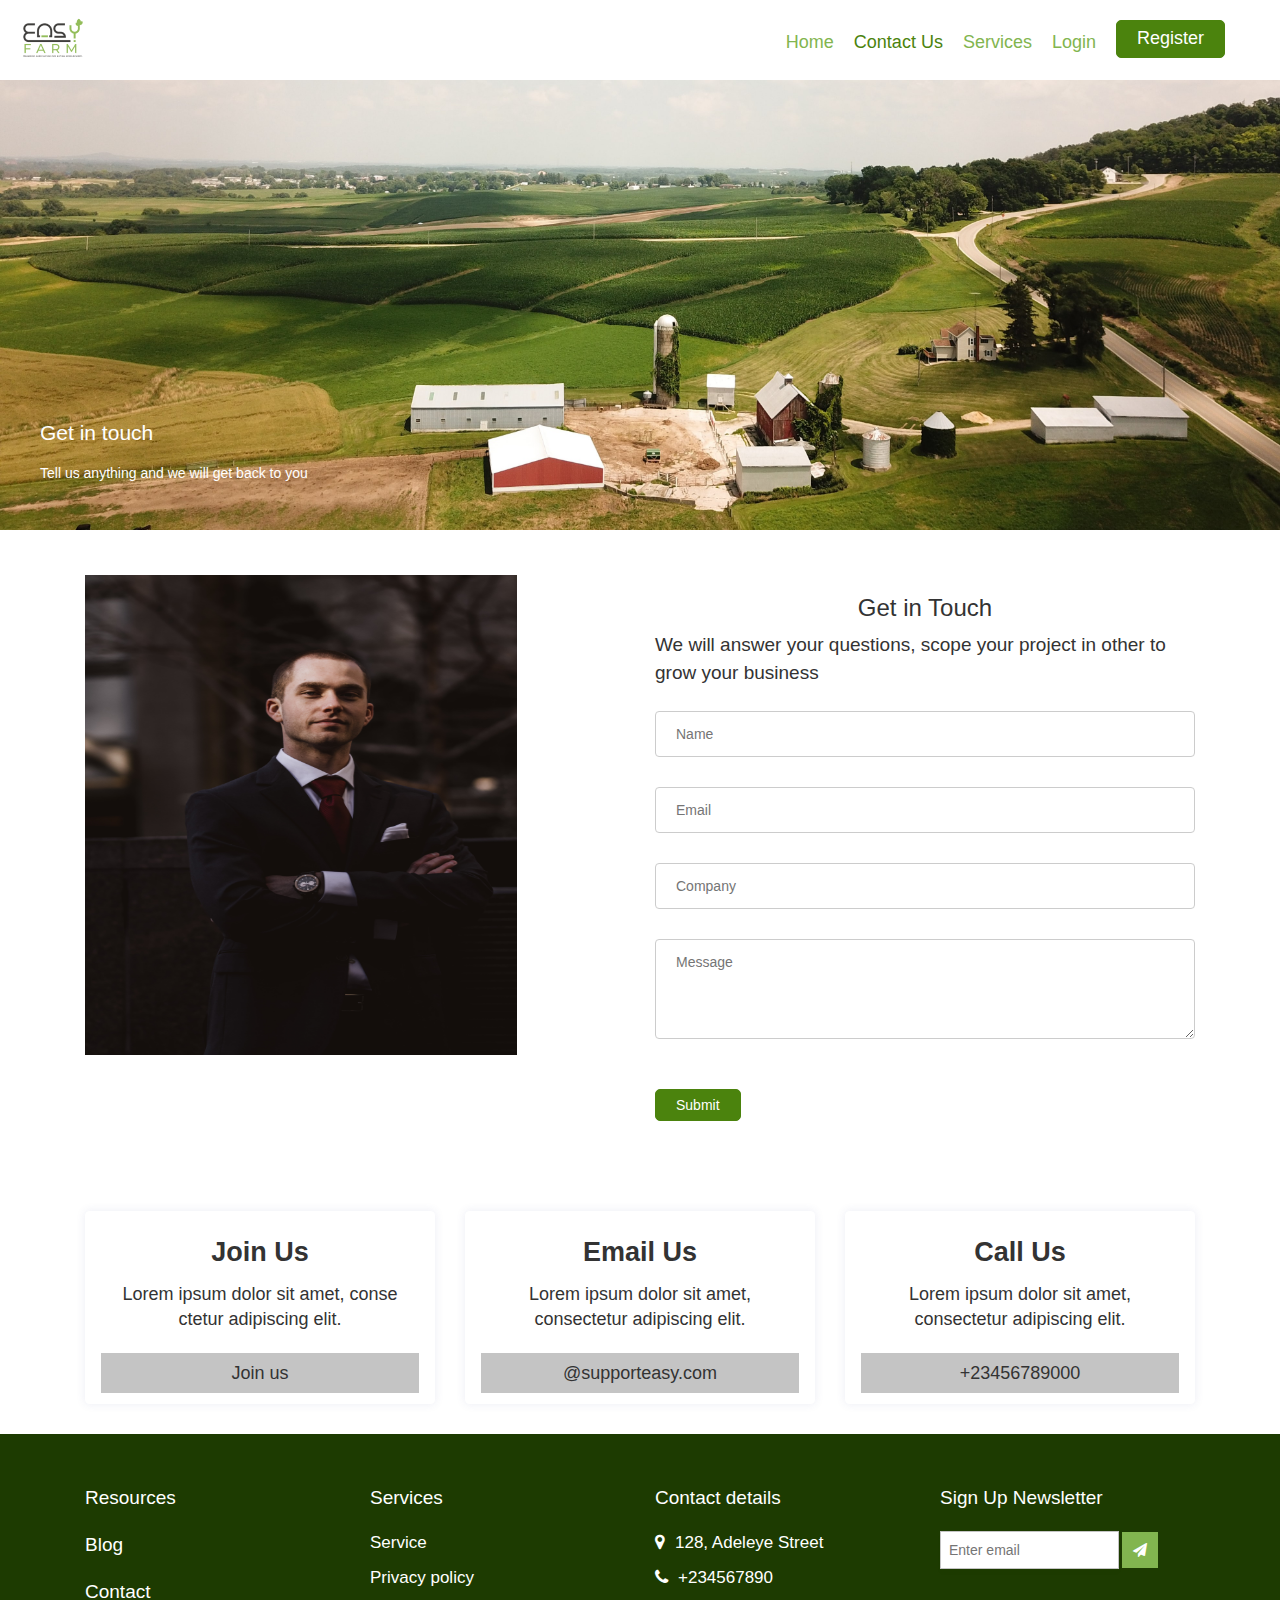
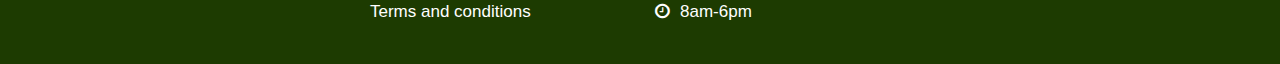
<file: contact.html>
<!doctype HTML>
<html>
    <head>
        <meta charset="UTF-8">
        <meta name="viewport" content="width=device-width, initial-scale=1.0">
        <meta http-equiv="X-UA-Compatible" content="ie=edge">
        <meta name="description" content="">
        <meta name="keywords" content="">
        <title>EASYFARM</title>
        <link rel="stylesheet" href="./css/main.css">
        <link rel="stylesheet" href="./css/convert.css">
        <link rel="stylesheet" href="./css/bootstrap.min.css">
        <link rel="stylesheet" href="./css/font-awesome.min.css">
    </head>
    <body>
        <header>
            <nav class="toggle">
                <div><img src="./images/logo.png" class="logo-img conv1" /></div>
                <ul class="navigation">
                    <li><a href=""><button class="btn1">Register</button></a></li>
                    <li><a href="" class="text1">Login</a></li>
                    <li><a href="" class="text1">Services</a></li>
                    <li><a href="" class="text0">Contact Us</a></li>
                    <li><a href="" class="text1">Home</a></li>
                </ul>
                <span class="open-slide">
                    <a href="#" onclick="openSlideMenu()">
                        <svg width="30" height="30">
                            <path d="M0,5 30,5" stroke="#4b830d" stroke-width="5" />
                            <path d="M0,14 30,14" stroke="#4b830d" stroke-width="5" />
                            <path d="M0,23 30,23" stroke="#4b830d" stroke-width="5" />
                        </svg>
                    </a>
                </span>
            </nav>
            <div id="side-menu" class="side-nav">
                <div><a href="#" class="btn-close" onclick="closeSlideMenu()">&times;</a></div>
                <div>
                    <a href="" class="btn-close conv2" onclick="closeSlideMenu()">&times;</a>
                    <a href="" class="sidenavleft" >Home</a>
                    <a href="" class="sidenavright">Services</a>
                    <a href="" class="sidenavleft">Investment</a>
                    <a href="" class="sidenavright">Blog</a>
                    <a href="" class="sidenavleft">Contact Us</a>
                    <a href="" class="sidenavright">Login</a>
                    <a href=""><button class="btn1">Register</button></a>
                </div>
            </div>
        </header>
        <div id="jumbo1">
            <div class="jumbotron">
                <p class="text17">Get in touch</p>
                <span class="">Tell us anything and we will get back to you<span>
            </div>
        </div>
        <div class="container">
            <div class="row conv22">
                <div class="col-sm-12">
                    <div class="col-sm-6">
                        <div><img src="./images/contact.jpg"  class="img6"/></div>
                    </div>
                    <div class="col-sm-6">
                        <h1 class="text22">Get in Touch</h1>
                        <p class="text23">We will answer your questions, scope your project in other to grow your business</p>
                        <form>
                            <input class="input2" type="text" placeholder="Name" required="required"><br>
                            <input class="input2" type="text" placeholder="Email" required="required"><br>
                            <input class="input2" type="text" placeholder="Company" required="required"><br>
                            <textarea class="textarea2" type="text" placeholder="Message" width="90%"></textarea><br>
                        </form>
                        <button class="btn1 conv23">Submit</button>
                    </div>
                </div>
            </div>
        </div>
        <div class="container">
            <div class="row">
                <div class="col-sm-12 conv24">
                    <div class="col-sm-4 spac7">
                        <div class="card6">
                            <h1 class="text24 conv25">Join Us</h1>
                            <p class="text25">Lorem ipsum dolor sit amet, conse ctetur adipiscing elit.</p>
                            <div><h3 class="text25 conv26">Join us</h3></div>
                        </div>
                    </div>
                    <div class="col-sm-4 spac7">
                        <div class="card6">
                            <h1 class="text24 conv25">Email Us</h1>
                            <p class="text25">Lorem ipsum dolor sit amet, consectetur adipiscing elit.</p>
                            <div><h3 class="text25 conv26">@supporteasy.com</h3></div>
                        </div>
                    </div>
                    <div class="col-sm-4 spac7">
                        <div class="card6">
                            <h1 class="text24 conv25">Call Us</h1>
                            <p class="text25">Lorem ipsum dolor sit amet, consectetur adipiscing elit.</p>
                            <div><h3 class="text25 conv26">+23456789000</h3></div>
                        </div>
                    </div>
                </div>
            </div>
        </div>
        <footer>
            <div class="container">
                <div class="row conv13">
                    <div class="col-sm-12" >
                        <div class="col-sm-3">
                            <p class="text11">Resources</p>
                            <p class="text11">Blog</p>
                            <p class="text11">Contact</p>
                        </div>
                        <div class="col-sm-3">
                            <p class="text11">Services</p>
                            <p class="text12">Service</p>
                            <p class="text12">Privacy policy</p>
                            <p class="text12">Terms and conditions</p>
                        </div>
                        <div class="col-sm-3">
                            <p class="text11">Contact details</p>
                            <p class="text12"><i class="fa fa-map-marker conv14"></i>128, Adeleye Street</p>
                            <p class="text12"><i class="fa fa-phone conv14"></i>+234567890</p>
                            <p class="text12"><i class="fa fa-clock-o conv14"></i>8am-6pm</p>
                        </div>
                        <div class="col-sm-3">
                            <p class="text11">Sign Up Newsletter</p>
                            <form>
                                <input class="newsletter" type="email" name="email"  value="" placeholder="Enter email" >
                                <i class="fa fa-paper-plane conv15"></i>
                            </form>
                        </div>
                    </div>
                </div>
                <div class="conv16"></div>
            </div>
        </footer>
        <script src="./js/main.js"></script>
    </body>
</html>
</file>
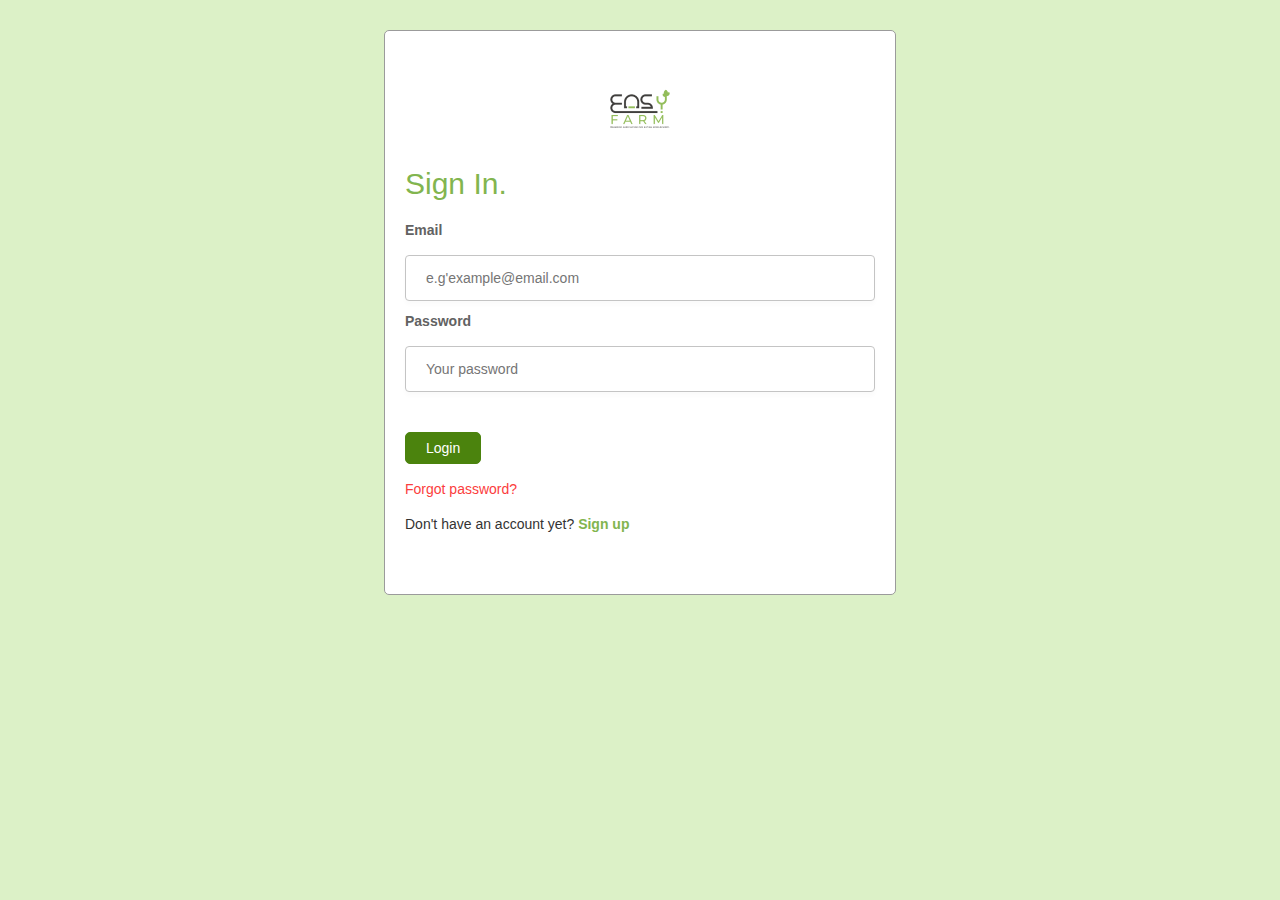
<file: login.html>
<!doctype HTML>
<html>
    <head>
        <meta charset="UTF-8">
        <meta name="viewport" content="width=device-width, initial-scale=1.0">
        <meta http-equiv="X-UA-Compatible" content="ie=edge">
        <meta name="description" content="">
        <meta name="keywords" content="">
        <title>EASYFARM</title>
        <link rel="stylesheet" href="./css/main.css">
        <link rel="stylesheet" href="./css/convert.css">
        <link rel="stylesheet" href="./css/bootstrap.min.css">
        <link rel="stylesheet" href="./css/dashboard.css">
        <style>
            body{
                background:#dcf1c7;
            }
        </style>
    </head>
    <body>
        <div class="conv57">
            <div class="size1">
                <div>
                    <img src="./images/logo.png" class="conv58" />
                    <h2 class="dtext1">Sign In.</h2>
                </div>
                <form>
                    <div class="conv59">
                        <label for="email">Email</label><br>
                        <input type="text" id="email" name="email" placeholder="e.g'example@email.com " required="required"><br>
                    </div>
                    <div class="conv59">
                        <label for="password">Password</label><br>
                        <input type="password" id="password" name="pword" placeholder="Your password" required="required"><br>
                    </div>
                </form>
                <div>
                    <button class="dbtn2">Login</button>
                </div>
                <div  class="conv60">
                    <p class="conv61">Forgot password?</p>
                </div>
                <div class="conv62">
                    <p>Don't have an account yet?  <span class="conv63">Sign up</span></p>
                </div>
            </div>
        </div>
    </body>
</html>
</file>
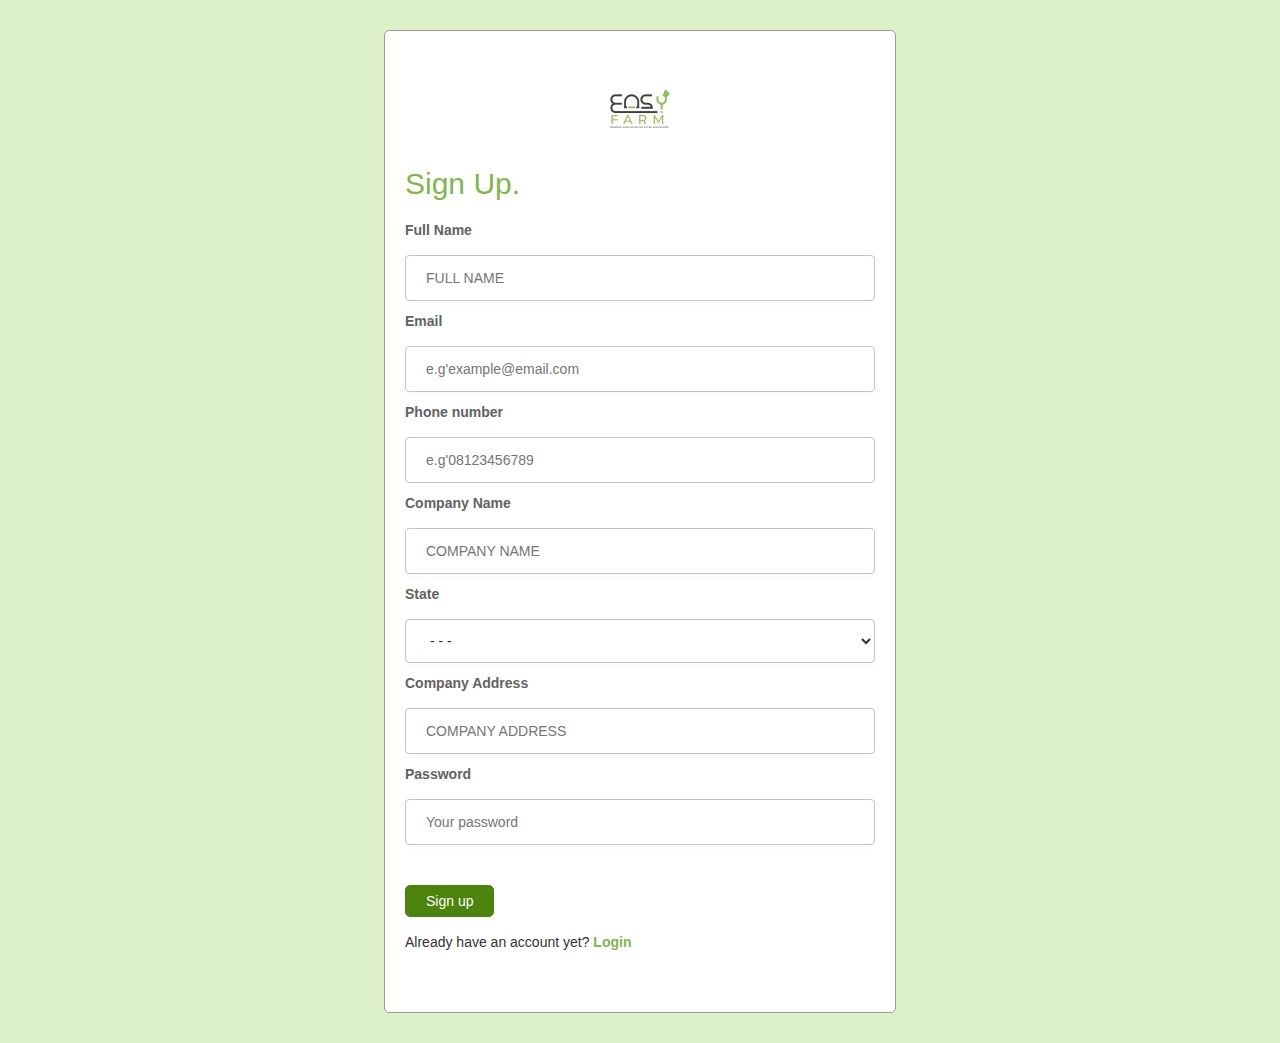
<file: signup.html>
<!doctype HTML>
<html>
    <head>
        <meta charset="UTF-8">
        <meta name="viewport" content="width=device-width, initial-scale=1.0">
        <meta http-equiv="X-UA-Compatible" content="ie=edge">
        <meta name="description" content="">
        <meta name="keywords" content="">
        <title>EASYFARM</title>
        <link rel="stylesheet" href="./css/main.css">
        <link rel="stylesheet" href="./css/convert.css">
        <link rel="stylesheet" href="./css/bootstrap.min.css">
        <link rel="stylesheet" href="./css/dashboard.css">
        <style>
            body{
                background:#dcf1c7;
            }
        </style>
    </head>
    <body>
        <div class="conv57">
            <div class="size1">
                <div>
                    <img src="./images/logo.png" class="conv58" />
                    <h2 class="dtext1">Sign Up.</h2>
                </div>
                <form>
                    <div class="conv59">
                        <label>Full Name</label><br>
                        <input type="text" placeholder="FULL NAME " required="required"><br>
                    </div>
                    <div class="conv59">
                        <label>Email</label><br>
                        <input type="text" placeholder="e.g'example@email.com " required="required"><br>
                    </div>
                    <div class="conv59">
                        <label>Phone number</label><br>
                        <input type="text" placeholder="e.g'08123456789" required="required"><br>
                    </div>
                    <div class="conv59">
                        <label>Company Name</label><br>
                        <input type="text" placeholder="COMPANY NAME " required="required"><br>
                    </div>
                    <div class="conv59">
                        <label>State</label><br>
                        <select id="" name="state">
                            <option value="">- - -</option>
                            <option value="">Ogun</option>
                            <option value="">Oyo</option>
                            <option value="">Port harcourt</option>
                        </select>
                    </div>
                    <div class="conv59">
                        <label>Company Address</label><br>
                        <input type="text" placeholder="COMPANY ADDRESS " required="required"><br>
                    </div>
                    <div class="conv59">
                        <label>Password</label><br>
                        <input type="password" placeholder="Your password" required="required"><br>
                    </div>
                </form>
                <div>
                    <button class="dbtn2">Sign up</button>
                </div>
                <div class="conv62">
                    <p>Already have an account yet?  <span class="conv63">Login</span></p>
                </div>
            </div>
        </div>
    </body>
</html>
</file>
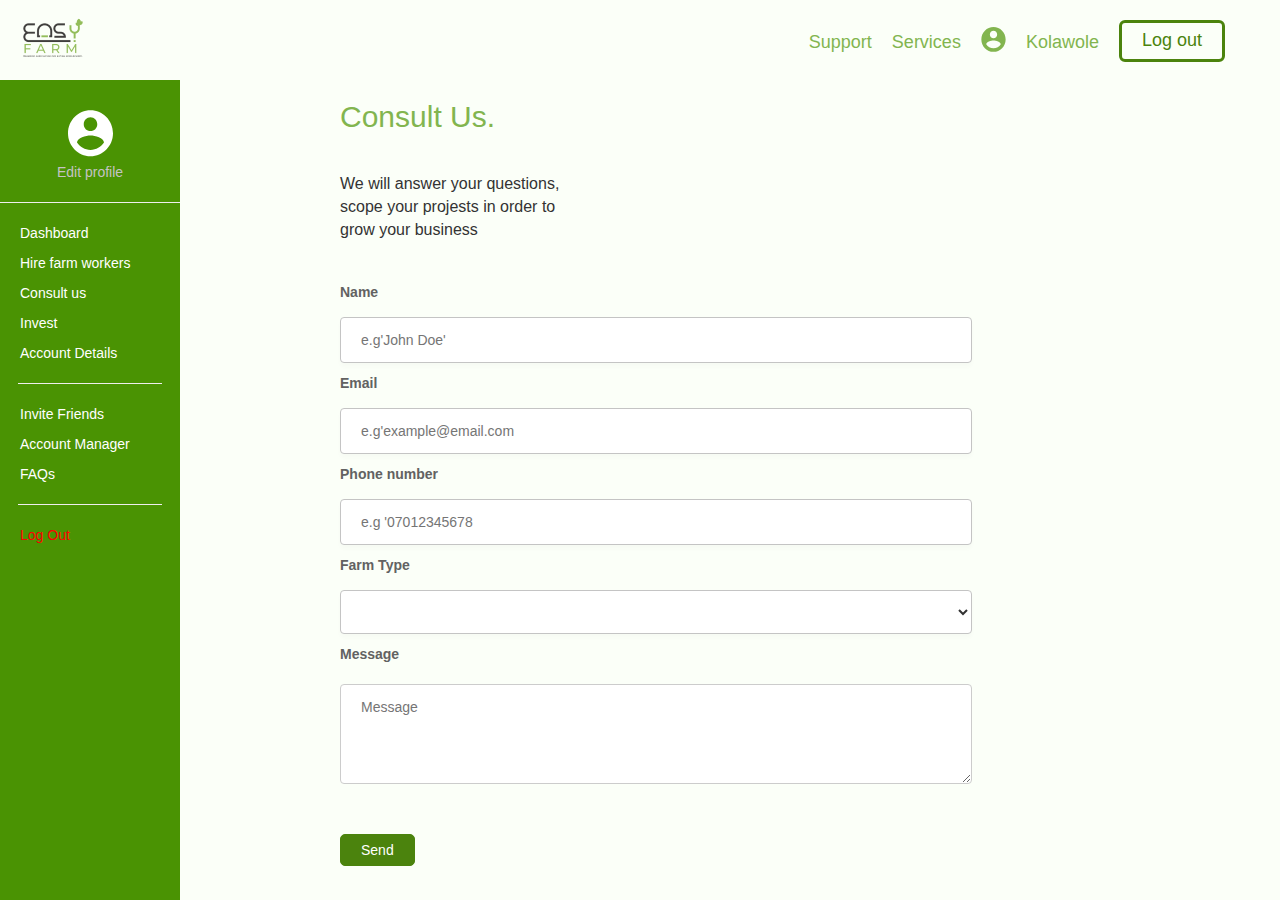
<file: dashboard/consult.html>
<!doctype HTML>
<html>
    <head>
        <meta charset="UTF-8">
        <meta name="viewport" content="width=device-width, initial-scale=1.0">
        <meta http-equiv="X-UA-Compatible" content="ie=edge">
        <meta name="description" content="">
        <meta name="keywords" content="">
        <title>EASYFARM</title>
        <link rel="stylesheet" href="../css/main.css">
        <link rel="stylesheet" href="../css/convert.css">
        <link rel="stylesheet" href="../css/bootstrap.min.css">
        <link rel="stylesheet" href="../css/dashboard.css">
        <style>
            body{
                background:#fbfff8;
            }
        </style>
    </head>
    <body>
        <header>
            <nav class="dtoggle">
                <div><img src="../images/logo.png" class="logo-img conv64" /></div>
                <ul class="navigation">
                    <li><a href=""><button class="dbtn1">Log out</button></a></li>
                    <li><a href="" class="text1"> Kolawole</a></li>
                    <li><a href=""><svg class="conv65" width="25" height="25" viewBox="0 0 69 71" fill="none" xmlns="http://www.w3.org/2000/svg">
                            <path d="M34.5 0C15.456 0 0 15.7955 0 35.2578C0 54.7201 15.456 70.5156 34.5 70.5156C53.544 70.5156 69 54.7201 69 35.2578C69 15.7955 53.544 0 34.5 0ZM34.5 10.5773C40.227 10.5773 44.85 15.3019 44.85 21.1547C44.85 27.0075 40.227 31.732 34.5 31.732C28.773 31.732 24.15 27.0075 24.15 21.1547C24.15 15.3019 28.773 10.5773 34.5 10.5773ZM34.5 60.6434C25.875 60.6434 18.2505 56.1304 13.8 49.2904C13.9035 42.2741 27.6 38.431 34.5 38.431C41.3655 38.431 55.0965 42.2741 55.2 49.2904C50.7495 56.1304 43.125 60.6434 34.5 60.6434Z" fill="#82b54f"/>
                        </svg></a></li>
                    <li><a href="" class="text1">Services</a></li>
                    <li><a href="" class="text1">Support</a></li>
                </ul>
                <span class="open-slide">
                    <a href="#" onclick="openSlideMenu()">
                        <svg width="30" height="30">
                            <path d="M0,5 30,5" stroke="#4b830d" stroke-width="5" />
                            <path d="M0,14 30,14" stroke="#4b830d" stroke-width="5" />
                            <path d="M0,23 30,23" stroke="#4b830d" stroke-width="5" />
                        </svg>
                    </a>
                </span>
            </nav>
            <div id="dside-menu" class="dside-nav">
                <div><a href="#" class="btn-close" onclick="closeSlideMenu()">&times;</a></div>
                <div>
                    <svg style="margin:10px 0 0 97px" width="45" height="47" viewBox="0 0 69 71" fill="none" xmlns="http://www.w3.org/2000/svg">
                        <path d="M34.5 0C15.456 0 0 15.7955 0 35.2578C0 54.7201 15.456 70.5156 34.5 70.5156C53.544 70.5156 69 54.7201 69 35.2578C69 15.7955 53.544 0 34.5 0ZM34.5 10.5773C40.227 10.5773 44.85 15.3019 44.85 21.1547C44.85 27.0075 40.227 31.732 34.5 31.732C28.773 31.732 24.15 27.0075 24.15 21.1547C24.15 15.3019 28.773 10.5773 34.5 10.5773ZM34.5 60.6434C25.875 60.6434 18.2505 56.1304 13.8 49.2904C13.9035 42.2741 27.6 38.431 34.5 38.431C41.3655 38.431 55.0965 42.2741 55.2 49.2904C50.7495 56.1304 43.125 60.6434 34.5 60.6434Z" fill="white"/>
                    </svg>
                    <a class="conv66">Edit profile</a>
                    <hr>
                    <a href="" class="btn-close" onclick="closeSlideMenu()">&times;</a>
                    <a href="">Dashboard</a>
                    <a href="">Hire farm workers</a>
                    <a href="">Consult us</a>
                    <a href="">Invest</a>
                    <a href="">Account Details</a>
                    <hr class="conv67">
                    <a href="">Invite Friends</a>
                    <a href="">Account Manager</a>
                    <a href="">Support</a>
                    <a href="">FAQs</a>
                    <hr class="conv67">
                    <a href="" class="conv68">Log out</a>
                </div>
            </div>
        </header>
        <div class="ddash1">
            <div class="disp1 conv69">
                <div>
                    <svg class="conv70" width="45" height="47" viewBox="0 0 69 71" fill="none" xmlns="http://www.w3.org/2000/svg">
                        <path d="M34.5 0C15.456 0 0 15.7955 0 35.2578C0 54.7201 15.456 70.5156 34.5 70.5156C53.544 70.5156 69 54.7201 69 35.2578C69 15.7955 53.544 0 34.5 0ZM34.5 10.5773C40.227 10.5773 44.85 15.3019 44.85 21.1547C44.85 27.0075 40.227 31.732 34.5 31.732C28.773 31.732 24.15 27.0075 24.15 21.1547C24.15 15.3019 28.773 10.5773 34.5 10.5773ZM34.5 60.6434C25.875 60.6434 18.2505 56.1304 13.8 49.2904C13.9035 42.2741 27.6 38.431 34.5 38.431C41.3655 38.431 55.0965 42.2741 55.2 49.2904C50.7495 56.1304 43.125 60.6434 34.5 60.6434Z" fill="white"/>
                    </svg>
                    <p class="conv71">Edit profile</p>
                </div>
                <hr>
                <div class="conv72">
                    <p>Dashboard</p>
                    <p>Hire farm workers</p>
                    <p>Consult us</p>
                    <p>Invest</p>
                    <p>Account Details</p>
                </div>
                <hr class="conv67">
                <div class="conv72">
                    <p>Invite Friends</p>
                    <p>Account Manager</p>
                    <p>FAQs</p>
                </div>
                <hr class="conv67">
                <div class="conv73">
                    <p>Log Out</p>
                </div>
            </div>
        </div>
        <div class="ddash2">
            <div class="dsize1">
                <div>
                    <h2 class="dtext1">Consult Us.</h2>
                    <p class="dtext2">We will answer your questions,<br> scope your projests in order to <br>grow your business</p>
                </div>
                <form>
                    <div class="conv74">
                        <label>Name</label><br>
                        <input type="text" placeholder="e.g'John Doe' " required="required"><br>
                    </div>
                    <div class="conv74">
                        <label>Email</label><br>
                        <input type="text" placeholder="e.g'example@email.com " required="required"><br>
                    </div>
                    <div class="conv74">
                        <label>Phone number</label><br>
                        <input type="text" placeholder="e.g '07012345678" required="required"><br>
                    </div>
                    <div class="conv74">
                        <label> Farm Type</label><br>
                        <select id="" name="type">
                            <option value=""></option>
                            <option value="">Cocoa farm</option>
                            <option value="">Cattle farm</option>
                            <option value="">Other</option>
                        </select>
                    </div>
                    <div class="conv74">
                        <label>Message</label><br>
                        <textarea class="textarea2" placeholder="Message"></textarea><br>
                    </div>
                </form>
                <div><button class="dbtn2">Send</button></div>
            </div>
        </div>
        <script src="../js/dashboard.js"></script>
    </body>
</html>
</file>
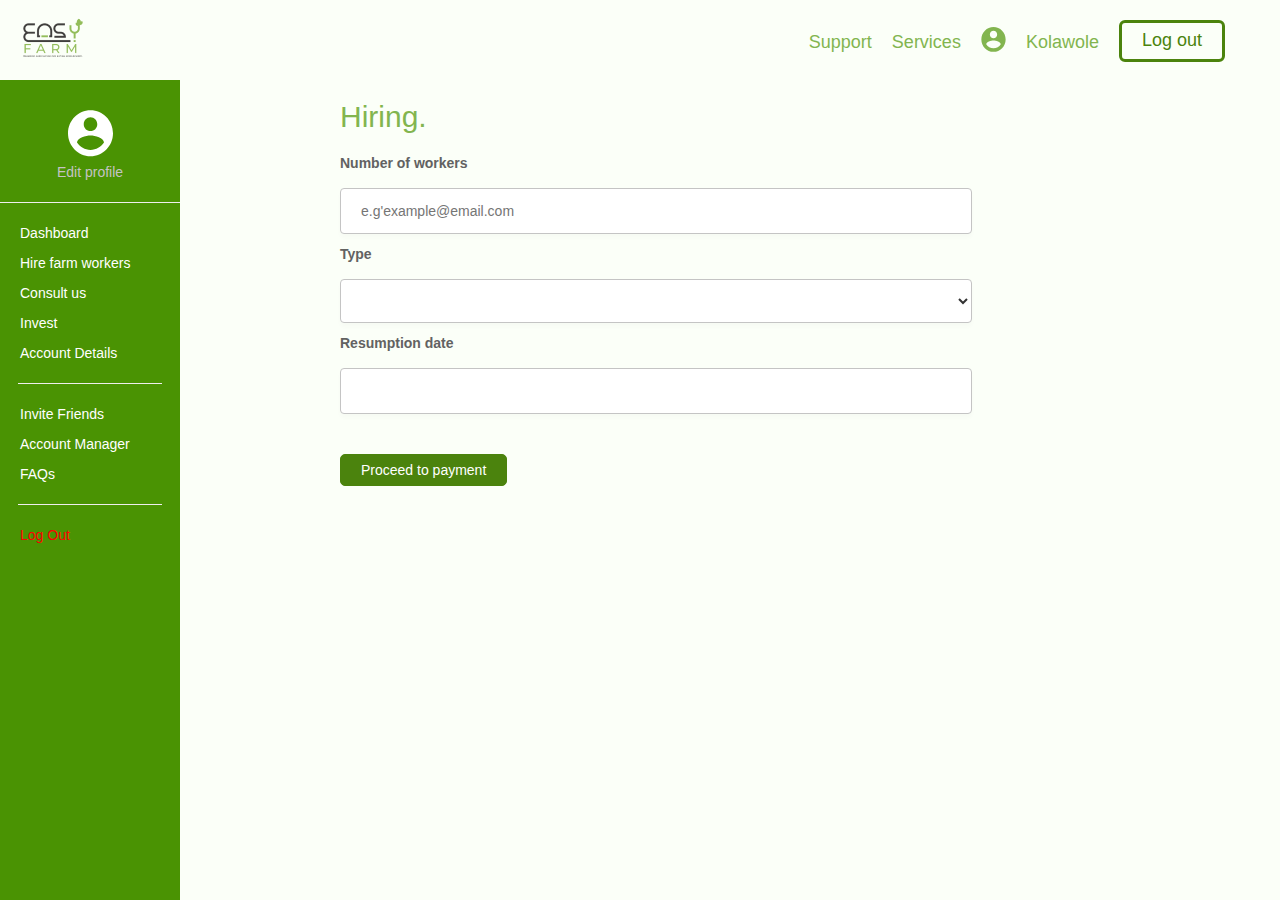
<file: dashboard/hireme.html>
<!doctype HTML>
<html>
    <head>
        <meta charset="UTF-8">
        <meta name="viewport" content="width=device-width, initial-scale=1.0">
        <meta http-equiv="X-UA-Compatible" content="ie=edge">
        <meta name="description" content="">
        <meta name="keywords" content="">
        <title>EASYFARM</title>
        <link rel="stylesheet" href="../css/main.css">
        <link rel="stylesheet" href="../css/convert.css">
        <link rel="stylesheet" href="../css/bootstrap.min.css">
        <link rel="stylesheet" href="../css/dashboard.css">
        <style>
            body{
                background:#fbfff8;
            }
        </style>
    </head>
    <body>
        <header>
            <nav class="dtoggle">
                <div><img src="../images/logo.png" class="logo-img conv64" /></div>
                <ul class="navigation">
                    <li><a href=""><button class="dbtn1">Log out</button></a></li>
                    <li><a href="" class="text1"> Kolawole</a></li>
                    <li><a href=""><svg class="conv65" width="25" height="25" viewBox="0 0 69 71" fill="none" xmlns="http://www.w3.org/2000/svg">
                            <path d="M34.5 0C15.456 0 0 15.7955 0 35.2578C0 54.7201 15.456 70.5156 34.5 70.5156C53.544 70.5156 69 54.7201 69 35.2578C69 15.7955 53.544 0 34.5 0ZM34.5 10.5773C40.227 10.5773 44.85 15.3019 44.85 21.1547C44.85 27.0075 40.227 31.732 34.5 31.732C28.773 31.732 24.15 27.0075 24.15 21.1547C24.15 15.3019 28.773 10.5773 34.5 10.5773ZM34.5 60.6434C25.875 60.6434 18.2505 56.1304 13.8 49.2904C13.9035 42.2741 27.6 38.431 34.5 38.431C41.3655 38.431 55.0965 42.2741 55.2 49.2904C50.7495 56.1304 43.125 60.6434 34.5 60.6434Z" fill="#82b54f"/>
                        </svg></a></li>
                    <li><a href="" class="text1">Services</a></li>
                    <li><a href="" class="text1">Support</a></li>
                </ul>
                <span class="open-slide">
                    <a href="#" onclick="openSlideMenu()">
                        <svg width="30" height="30">
                            <path d="M0,5 30,5" stroke="#4b830d" stroke-width="5" />
                            <path d="M0,14 30,14" stroke="#4b830d" stroke-width="5" />
                            <path d="M0,23 30,23" stroke="#4b830d" stroke-width="5" />
                        </svg>
                    </a>
                </span>
            </nav>
            <div id="dside-menu" class="dside-nav">
                <div><a href="#" class="btn-close" onclick="closeSlideMenu()">&times;</a></div>
                <div>
                    <svg style="margin:10px 0 0 97px" width="45" height="47" viewBox="0 0 69 71" fill="none" xmlns="http://www.w3.org/2000/svg">
                        <path d="M34.5 0C15.456 0 0 15.7955 0 35.2578C0 54.7201 15.456 70.5156 34.5 70.5156C53.544 70.5156 69 54.7201 69 35.2578C69 15.7955 53.544 0 34.5 0ZM34.5 10.5773C40.227 10.5773 44.85 15.3019 44.85 21.1547C44.85 27.0075 40.227 31.732 34.5 31.732C28.773 31.732 24.15 27.0075 24.15 21.1547C24.15 15.3019 28.773 10.5773 34.5 10.5773ZM34.5 60.6434C25.875 60.6434 18.2505 56.1304 13.8 49.2904C13.9035 42.2741 27.6 38.431 34.5 38.431C41.3655 38.431 55.0965 42.2741 55.2 49.2904C50.7495 56.1304 43.125 60.6434 34.5 60.6434Z" fill="white"/>
                    </svg>
                    <a class="conv66">Edit profile</a>
                    <hr>
                    <a href="" class="btn-close" onclick="closeSlideMenu()">&times;</a>
                    <a href="">Dashboard</a>
                    <a href="">Hire farm workers</a>
                    <a href="">Consult us</a>
                    <a href="">Invest</a>
                    <a href="">Account Details</a>
                    <hr class="conv67">
                    <a href="">Invite Friends</a>
                    <a href="">Account Manager</a>
                    <a href="">Support</a>
                    <a href="">FAQs</a>
                    <hr class="conv67">
                    <a href="" class="conv68">Log out</a>
                </div>
            </div>
        </header>
        <div class="ddash1">
            <div class="disp1 conv69">
                <div>
                    <svg class="conv70" width="45" height="47" viewBox="0 0 69 71" fill="none" xmlns="http://www.w3.org/2000/svg">
                        <path d="M34.5 0C15.456 0 0 15.7955 0 35.2578C0 54.7201 15.456 70.5156 34.5 70.5156C53.544 70.5156 69 54.7201 69 35.2578C69 15.7955 53.544 0 34.5 0ZM34.5 10.5773C40.227 10.5773 44.85 15.3019 44.85 21.1547C44.85 27.0075 40.227 31.732 34.5 31.732C28.773 31.732 24.15 27.0075 24.15 21.1547C24.15 15.3019 28.773 10.5773 34.5 10.5773ZM34.5 60.6434C25.875 60.6434 18.2505 56.1304 13.8 49.2904C13.9035 42.2741 27.6 38.431 34.5 38.431C41.3655 38.431 55.0965 42.2741 55.2 49.2904C50.7495 56.1304 43.125 60.6434 34.5 60.6434Z" fill="white"/>
                    </svg>
                    <p class="conv71">Edit profile</p>
                </div>
                <hr>
                <div class="conv72">
                    <p>Dashboard</p>
                    <p>Hire farm workers</p>
                    <p>Consult us</p>
                    <p>Invest</p>
                    <p>Account Details</p>
                </div>
                <hr class="conv67">
                <div class="conv72">
                    <p>Invite Friends</p>
                    <p>Account Manager</p>
                    <p>FAQs</p>
                </div>
                <hr class="conv67">
                <div class="conv73">
                    <p>Log Out</p>
                </div>
            </div>
        </div>
        <div class="ddash2">
            <div class="dsize1">
                <div>
                    <h2 class="dtext1">Hiring.</h2>
                </div>
                <form>
                    <div class="conv74">
                        <label>Number of workers</label><br>
                        <input type="text" placeholder="e.g'example@email.com " required="required"><br>
                    </div>
                    <div class="conv74">
                        <label>Type</label><br>
                        <select id="" name="type">
                            <option value=""></option>
                            <option value="">Planting</option>
                            <option value="">Herding</option>
                            <option value="">Cleaning</option>
                        </select>
                    </div>
                    <div class="conv74">
                        <label>Resumption date</label><br>
                        <input type="text" placeholder="" required="required"><br>
                    </div>
                </form>
                <div><button class="dbtn2">Proceed to payment</button></div>
            </div>
        </div>
        <script src="../js/dashboard.js"></script>
    </body>
</html>
</file>
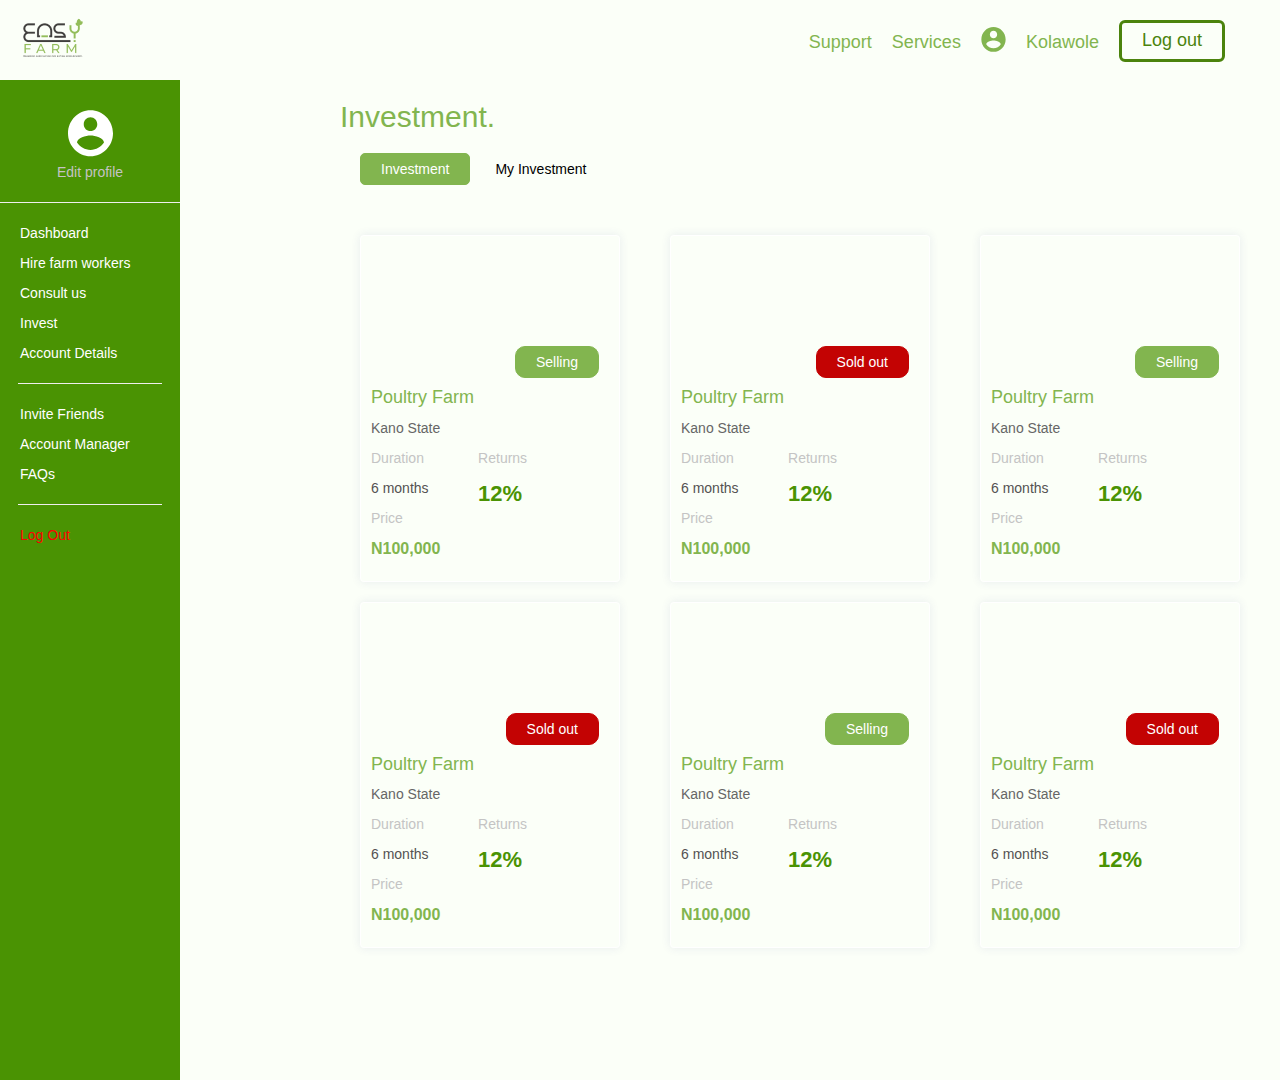
<file: dashboard/investmentmain.html>
<!doctype HTML>
<html>
    <head>
        <meta charset="UTF-8">
        <meta name="viewport" content="width=device-width, initial-scale=1.0">
        <meta http-equiv="X-UA-Compatible" content="ie=edge">
        <meta name="description" content="">
        <meta name="keywords" content="">
        <title>EASYFARM</title>
        <link rel="stylesheet" href="../css/main.css">
        <link rel="stylesheet" href="../css/convert.css">
        <link rel="stylesheet" href="../css/bootstrap.min.css">
        <link rel="stylesheet" href="../css/dashboard.css">
        <style>
            body{
                background:#fbfff8;
            }
        </style>
    </head>
    <body>
        <header>
            <nav class="dtoggle">
                <div><img src="../images/logo.png" class="logo-img conv64" /></div>
                <ul class="navigation">
                    <li><a href=""><button class="dbtn1">Log out</button></a></li>
                    <li><a href="" class="text1"> Kolawole</a></li>
                    <li><a href=""><svg class="conv65" width="25" height="25" viewBox="0 0 69 71" fill="none" xmlns="http://www.w3.org/2000/svg">
                            <path d="M34.5 0C15.456 0 0 15.7955 0 35.2578C0 54.7201 15.456 70.5156 34.5 70.5156C53.544 70.5156 69 54.7201 69 35.2578C69 15.7955 53.544 0 34.5 0ZM34.5 10.5773C40.227 10.5773 44.85 15.3019 44.85 21.1547C44.85 27.0075 40.227 31.732 34.5 31.732C28.773 31.732 24.15 27.0075 24.15 21.1547C24.15 15.3019 28.773 10.5773 34.5 10.5773ZM34.5 60.6434C25.875 60.6434 18.2505 56.1304 13.8 49.2904C13.9035 42.2741 27.6 38.431 34.5 38.431C41.3655 38.431 55.0965 42.2741 55.2 49.2904C50.7495 56.1304 43.125 60.6434 34.5 60.6434Z" fill="#82b54f"/>
                        </svg></a></li>
                    <li><a href="" class="text1">Services</a></li>
                    <li><a href="" class="text1">Support</a></li>
                </ul>
                <span class="open-slide">
                    <a href="#" onclick="openSlideMenu()">
                        <svg width="30" height="30">
                            <path d="M0,5 30,5" stroke="#4b830d" stroke-width="5" />
                            <path d="M0,14 30,14" stroke="#4b830d" stroke-width="5" />
                            <path d="M0,23 30,23" stroke="#4b830d" stroke-width="5" />
                        </svg>
                    </a>
                </span>
            </nav>
            <div id="dside-menu" class="dside-nav">
                <div><a href="#" class="btn-close" onclick="closeSlideMenu()">&times;</a></div>
                <div>
                    <svg style="margin:10px 0 0 97px" width="45" height="47" viewBox="0 0 69 71" fill="none" xmlns="http://www.w3.org/2000/svg">
                        <path d="M34.5 0C15.456 0 0 15.7955 0 35.2578C0 54.7201 15.456 70.5156 34.5 70.5156C53.544 70.5156 69 54.7201 69 35.2578C69 15.7955 53.544 0 34.5 0ZM34.5 10.5773C40.227 10.5773 44.85 15.3019 44.85 21.1547C44.85 27.0075 40.227 31.732 34.5 31.732C28.773 31.732 24.15 27.0075 24.15 21.1547C24.15 15.3019 28.773 10.5773 34.5 10.5773ZM34.5 60.6434C25.875 60.6434 18.2505 56.1304 13.8 49.2904C13.9035 42.2741 27.6 38.431 34.5 38.431C41.3655 38.431 55.0965 42.2741 55.2 49.2904C50.7495 56.1304 43.125 60.6434 34.5 60.6434Z" fill="white"/>
                    </svg>
                    <a class="conv66">Edit profile</a>
                    <hr>
                    <a href="" class="btn-close" onclick="closeSlideMenu()">&times;</a>
                    <a href="">Dashboard</a>
                    <a href="">Hire farm workers</a>
                    <a href="">Consult us</a>
                    <a href="">Invest</a>
                    <a href="">Account Details</a>
                    <hr class="conv67">
                    <a href="">Invite Friends</a>
                    <a href="">Account Manager</a>
                    <a href="">Support</a>
                    <a href="">FAQs</a>
                    <hr class="conv67">
                    <a href="" class="conv68">Log out</a>
                </div>
            </div>
        </header>
        <div class="ddash1">
            <div class="disp1 conv78">
                <div>
                    <svg class="conv70" width="45" height="47" viewBox="0 0 69 71" fill="none" xmlns="http://www.w3.org/2000/svg">
                        <path d="M34.5 0C15.456 0 0 15.7955 0 35.2578C0 54.7201 15.456 70.5156 34.5 70.5156C53.544 70.5156 69 54.7201 69 35.2578C69 15.7955 53.544 0 34.5 0ZM34.5 10.5773C40.227 10.5773 44.85 15.3019 44.85 21.1547C44.85 27.0075 40.227 31.732 34.5 31.732C28.773 31.732 24.15 27.0075 24.15 21.1547C24.15 15.3019 28.773 10.5773 34.5 10.5773ZM34.5 60.6434C25.875 60.6434 18.2505 56.1304 13.8 49.2904C13.9035 42.2741 27.6 38.431 34.5 38.431C41.3655 38.431 55.0965 42.2741 55.2 49.2904C50.7495 56.1304 43.125 60.6434 34.5 60.6434Z" fill="white"/>
                    </svg>
                    <p class="conv71">Edit profile</p>
                </div>
                <hr>
                <div class="conv72">
                    <p>Dashboard</p>
                    <p>Hire farm workers</p>
                    <p>Consult us</p>
                    <p>Invest</p>
                    <p>Account Details</p>
                </div>
                <hr class="conv67">
                <div class="conv72">
                    <p>Invite Friends</p>
                    <p>Account Manager</p>
                    <p>FAQs</p>
                </div>
                <hr class="conv67">
                <div class="conv73">
                    <p>Log Out</p>
                </div>
            </div>
        </div>
        <div class="ddash2">
            <div>
                <h2 class="dtext1 conv75">Investment.</h2>
                <button class="dbtn6 conv76"><a href="" onclick="openInvestment" ></a>Investment</button>
                <button class="dbtn7">My Investment</button>
            </div>
            <div id="invlist">
                <div class="row">
                    <div class="conv79">
                        <div class="col-md-12">
                            <div class="col-md-4">
                                <div class="dcard2">
                                    <div class="conv80">
                                        <div class="row">
                                            <button class="dbtn3 conv81">Selling</button>
                                        </div>
                                        <h4 class="conv42">Poultry Farm</h4>
                                        <p class="conv43">Kano State</p>
                                        <div class="conv44">
                                            <p class="conv45">Duration</p>
                                            <p class="conv46">6 months</p>
                                        </div>
                                        <div class="conv47">
                                            <p class="conv45">Returns</p>
                                            <p class="conv48">12%</p>
                                        </div>
                                        <p class="conv45">Price</p>
                                        <p class="conv49">N100,000</p>
                                    </div>
                                </div>
                            </div>
                            <div class="col-md-4">
                                <div class="dcard2">
                                    <div class="conv80">
                                        <div class="row">
                                            <button class="dbtn4 conv81">Sold out</button>
                                        </div>
                                        <h4 class="conv42">Poultry Farm</h4>
                                        <p class="conv43">Kano State</p>
                                        <div class="conv44">
                                            <p class="conv45">Duration</p>
                                            <p class="conv46">6 months</p>
                                        </div>
                                        <div class="conv47">
                                            <p class="conv45">Returns</p>
                                            <p class="conv48">12%</p>
                                        </div>
                                        <p class="conv45">Price</p>
                                        <p class="conv49">N100,000</p>
                                    </div>
                                </div>
                            </div>
                            <div class="col-md-4">
                                <div class="dcard2">
                                    <div class="conv80">
                                        <div class="row">
                                            <button class="dbtn3 conv81">Selling</button>
                                        </div>
                                        <h4 class="conv42">Poultry Farm</h4>
                                        <p class="conv43">Kano State</p>
                                        <div class="conv44">
                                            <p class="conv45">Duration</p>
                                            <p class="conv46">6 months</p>
                                        </div>
                                        <div class="conv47">
                                            <p class="conv45">Returns</p>
                                            <p class="conv48">12%</p>
                                        </div>
                                        <p class="conv45">Price</p>
                                        <p class="conv49">N100,000</p>
                                    </div>
                                </div>
                            </div>
                        </div>
                    </div>
                </div>
                <div>
                    <div class="col-md-12">
                        <div class="col-md-4">
                            <div class="dcard2">
                                <div class="conv80">
                                    <div class="row">
                                        <button class="dbtn4 conv81">Sold out</button>
                                    </div>
                                    <h4 class="conv42">Poultry Farm</h4>
                                    <p class="conv43">Kano State</p>
                                    <div class="conv44">
                                        <p class="conv45">Duration</p>
                                        <p class="conv46">6 months</p>
                                    </div>
                                    <div class="conv47">
                                        <p class="conv45">Returns</p>
                                        <p class="conv48">12%</p>
                                    </div>
                                    <p class="conv45">Price</p>
                                    <p class="conv49">N100,000</p>
                                </div>
                            </div>
                        </div>
                        <div class="col-md-4">
                            <div class="dcard2">
                                <div class="conv80">
                                    <div class="row">
                                        <button class="dbtn3 conv81">Selling</button>
                                    </div>
                                    <h4 class="conv42">Poultry Farm</h4>
                                    <p class="conv43">Kano State</p>
                                    <div class="conv44">
                                        <p class="conv45">Duration</p>
                                        <p class="conv46">6 months</p>
                                    </div>
                                    <div class="conv47">
                                        <p class="conv45">Returns</p>
                                        <p class="conv48">12%</p>
                                    </div>
                                    <p class="conv45">Price</p>
                                    <p class="conv49">N100,000</p>
                                </div>
                            </div>
                        </div>
                        <div class="col-md-4">
                            <div class="dcard2">
                                <div class="conv80">
                                    <div class="row">
                                        <button class="dbtn4 conv81">Sold out</button>
                                    </div>
                                    <h4 class="conv42">Poultry Farm</h4>
                                    <p class="conv43">Kano State</p>
                                    <div class="conv44">
                                        <p class="conv45">Duration</p>
                                        <p class="conv46">6 months</p>
                                    </div>
                                    <div class="conv47">
                                        <p class="conv45">Returns</p>
                                        <p class="conv48">12%</p>
                                    </div>
                                    <p class="conv45">Price</p>
                                    <p class="conv49">N100,000</p>
                                </div>
                            </div>
                        </div>
                    </div>
                </div>
            </div>
            <!-- start -->
        </div>
        <div class="inve"></div>
        <script src="../js/dashboard.js"></script>
    </body>
</html>
</file>
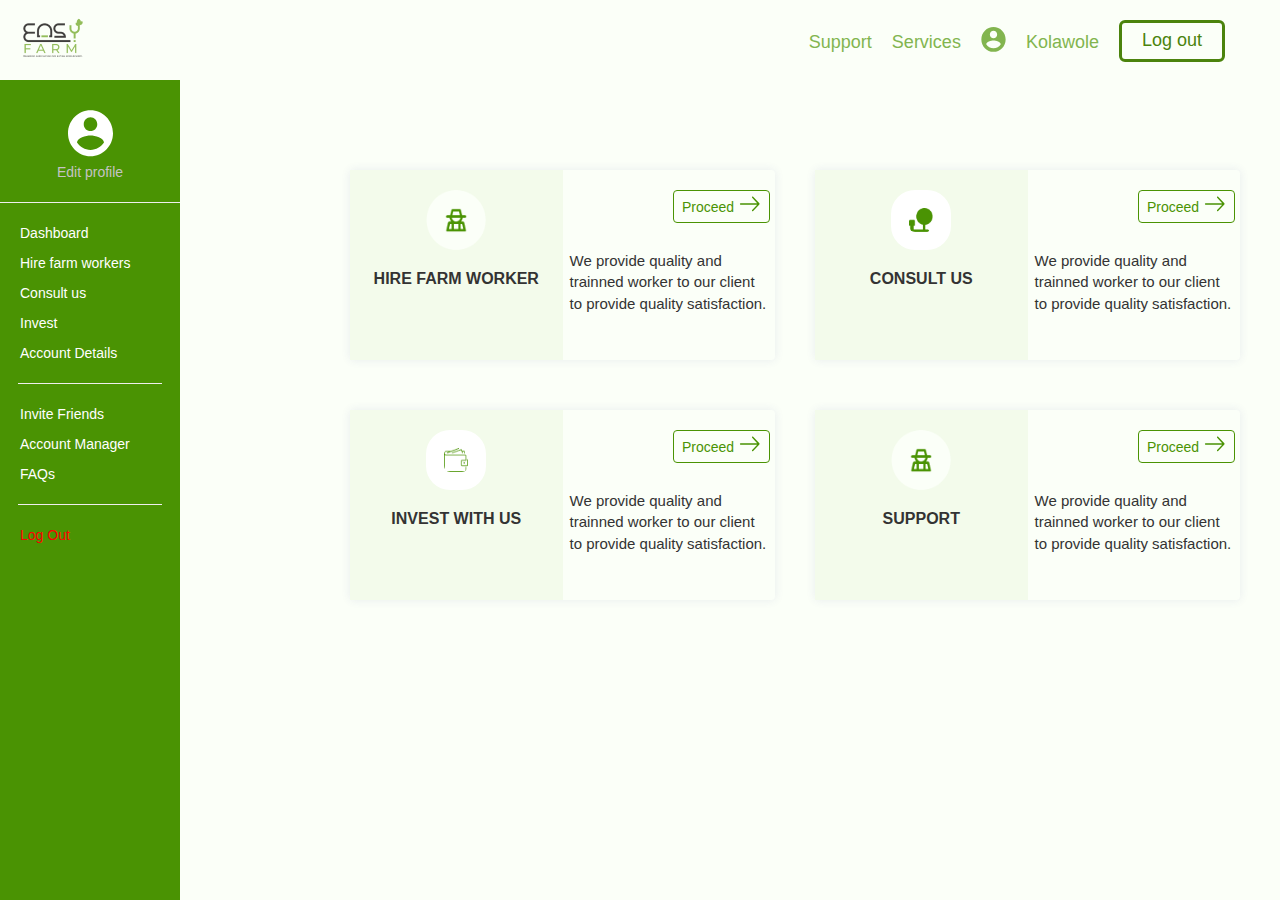
<file: dashboard/main.html>
<!doctype HTML>
<html>
    <head>
        <meta charset="UTF-8">
        <meta name="viewport" content="width=device-width, initial-scale=1.0">
        <meta http-equiv="X-UA-Compatible" content="ie=edge">
        <meta name="description" content="">
        <meta name="keywords" content="">
        <title>EASYFARM</title>
        <link rel="stylesheet" href="../css/main.css">
        <link rel="stylesheet" href="../css/convert.css">
        <link rel="stylesheet" href="../css/bootstrap.min.css">
        <link rel="stylesheet" href="../css/dashboard.css">
        <style>
            body{
                background:#fbfff8;
            }
        </style>
    </head>
    <body>
        <header>
            <nav class="dtoggle">
                <div><img src="../images/logo.png" class="logo-img conv64" /></div>
                <ul class="navigation">
                    <li><a href=""><button class="dbtn1">Log out</button></a></li>
                    <li><a href="" class="text1"> Kolawole</a></li>
                    <li><a href=""><svg class="conv65" width="25" height="25" viewBox="0 0 69 71" fill="none" xmlns="http://www.w3.org/2000/svg">
                            <path d="M34.5 0C15.456 0 0 15.7955 0 35.2578C0 54.7201 15.456 70.5156 34.5 70.5156C53.544 70.5156 69 54.7201 69 35.2578C69 15.7955 53.544 0 34.5 0ZM34.5 10.5773C40.227 10.5773 44.85 15.3019 44.85 21.1547C44.85 27.0075 40.227 31.732 34.5 31.732C28.773 31.732 24.15 27.0075 24.15 21.1547C24.15 15.3019 28.773 10.5773 34.5 10.5773ZM34.5 60.6434C25.875 60.6434 18.2505 56.1304 13.8 49.2904C13.9035 42.2741 27.6 38.431 34.5 38.431C41.3655 38.431 55.0965 42.2741 55.2 49.2904C50.7495 56.1304 43.125 60.6434 34.5 60.6434Z" fill="#82b54f"/>
                        </svg></a></li>
                    <li><a href="" class="text1">Services</a></li>
                    <li><a href="" class="text1">Support</a></li>
                </ul>
                <span class="open-slide">
                    <a href="#" onclick="openSlideMenu()">
                        <svg width="30" height="30">
                            <path d="M0,5 30,5" stroke="#4b830d" stroke-width="5" />
                            <path d="M0,14 30,14" stroke="#4b830d" stroke-width="5" />
                            <path d="M0,23 30,23" stroke="#4b830d" stroke-width="5" />
                        </svg>
                    </a>
                </span>
            </nav>
            <div id="dside-menu" class="dside-nav">
                <div><a href="#" class="btn-close" onclick="closeSlideMenu()">&times;</a></div>
                <div>
                    <svg style="margin:10px 0 0 97px" width="45" height="47" viewBox="0 0 69 71" fill="none" xmlns="http://www.w3.org/2000/svg">
                        <path d="M34.5 0C15.456 0 0 15.7955 0 35.2578C0 54.7201 15.456 70.5156 34.5 70.5156C53.544 70.5156 69 54.7201 69 35.2578C69 15.7955 53.544 0 34.5 0ZM34.5 10.5773C40.227 10.5773 44.85 15.3019 44.85 21.1547C44.85 27.0075 40.227 31.732 34.5 31.732C28.773 31.732 24.15 27.0075 24.15 21.1547C24.15 15.3019 28.773 10.5773 34.5 10.5773ZM34.5 60.6434C25.875 60.6434 18.2505 56.1304 13.8 49.2904C13.9035 42.2741 27.6 38.431 34.5 38.431C41.3655 38.431 55.0965 42.2741 55.2 49.2904C50.7495 56.1304 43.125 60.6434 34.5 60.6434Z" fill="white"/>
                    </svg>
                    <a class="conv66">Edit profile</a>
                    <hr>
                    <a href="" class="btn-close" onclick="closeSlideMenu()">&times;</a>
                    <a href="">Dashboard</a>
                    <a href="">Hire farm workers</a>
                    <a href="">Consult us</a>
                    <a href="">Invest</a>
                    <a href="">Account Details</a>
                    <hr class="conv67">
                    <a href="">Invite Friends</a>
                    <a href="">Account Manager</a>
                    <a href="">Support</a>
                    <a href="">FAQs</a>
                    <hr class="conv67">
                    <a href="" class="conv68">Log out</a>
                </div>
            </div>
        </header>
        <div class="ddash1">
            <div class="disp1 conv69">
                <div>
                    <svg class="conv70" width="45" height="47" viewBox="0 0 69 71" fill="none" xmlns="http://www.w3.org/2000/svg">
                        <path d="M34.5 0C15.456 0 0 15.7955 0 35.2578C0 54.7201 15.456 70.5156 34.5 70.5156C53.544 70.5156 69 54.7201 69 35.2578C69 15.7955 53.544 0 34.5 0ZM34.5 10.5773C40.227 10.5773 44.85 15.3019 44.85 21.1547C44.85 27.0075 40.227 31.732 34.5 31.732C28.773 31.732 24.15 27.0075 24.15 21.1547C24.15 15.3019 28.773 10.5773 34.5 10.5773ZM34.5 60.6434C25.875 60.6434 18.2505 56.1304 13.8 49.2904C13.9035 42.2741 27.6 38.431 34.5 38.431C41.3655 38.431 55.0965 42.2741 55.2 49.2904C50.7495 56.1304 43.125 60.6434 34.5 60.6434Z" fill="white"/>
                    </svg>
                    <p class="conv71">Edit profile</p>
                </div>
                <hr>
                <div class="conv72">
                    <p>Dashboard</p>
                    <p>Hire farm workers</p>
                    <p>Consult us</p>
                    <p>Invest</p>
                    <p>Account Details</p>
                </div>
                <hr class="conv67">
                <div class="conv72">
                    <p>Invite Friends</p>
                    <p>Account Manager</p>
                    <p>FAQs</p>
                </div>
                <hr class="conv67">
                <div class="conv73">
                    <p>Log Out</p>
                </div>
            </div>
        </div>
        <div class="ddash2">
            <div class="conv86"></div>
            <div>
                <div class="col-md-12">
                    <div class="col-md-6">
                        <div class="dcard4">
                            <div class="conv87">
                                <img src="../images/icon1.png" class="conv88"/>
                                <h5 class="conv89"><strong>HIRE FARM WORKER</strong></h5>
                            </div>
                            <div class="conv90">
                                <div class="row">
                                    <button class="conv91 conv92">Proceed
                                        <svg width="23" height="16" viewBox="0 0 17 13" fill="none" xmlns="http://www.w3.org/2000/svg">
                                            <path d="M11.4602 0.593802C11.2423 0.353173 10.8795 0.353173 10.6539 0.593802C10.4359 0.826301 10.4359 1.21326 10.6539 1.44522L14.7426 5.80634H1.25053C0.936019 5.80688 0.686035 6.07352 0.686035 6.409C0.686035 6.74447 0.936019 7.01978 1.25053 7.01978H14.7426L10.6539 11.3728C10.4359 11.6134 10.4359 12.0009 10.6539 12.2329C10.8795 12.4735 11.2428 12.4735 11.4602 12.2329L16.5168 6.83931C16.7424 6.60681 16.7424 6.21985 16.5168 5.98789L11.4602 0.593802Z" fill="#4A9303"/>
                                        </svg>
                                    </button>
                                </div>
                                <p class="conv93">We provide quality and trainned worker to our client to provide quality satisfaction.</p>
                            </div>
                        </div>
                    </div>
                    <div class="col-md-6">
                        <div class="dcard4">
                            <div class="conv87">
                                <img src="../images/icon2.png" class="conv94"/>
                                <h5 class="conv89"><strong>CONSULT US</strong></h5>
                            </div>
                            <div class="conv90">
                                <div class="row">
                                    <button class="conv91 conv92">Proceed
                                        <svg width="23" height="16" viewBox="0 0 17 13" fill="none" xmlns="http://www.w3.org/2000/svg">
                                            <path d="M11.4602 0.593802C11.2423 0.353173 10.8795 0.353173 10.6539 0.593802C10.4359 0.826301 10.4359 1.21326 10.6539 1.44522L14.7426 5.80634H1.25053C0.936019 5.80688 0.686035 6.07352 0.686035 6.409C0.686035 6.74447 0.936019 7.01978 1.25053 7.01978H14.7426L10.6539 11.3728C10.4359 11.6134 10.4359 12.0009 10.6539 12.2329C10.8795 12.4735 11.2428 12.4735 11.4602 12.2329L16.5168 6.83931C16.7424 6.60681 16.7424 6.21985 16.5168 5.98789L11.4602 0.593802Z" fill="#4A9303"/>
                                        </svg>
                                    </button>
                                </div>
                                <p class="conv93">We provide quality and trainned worker to our client to provide quality satisfaction.</p>
                            </div>
                        </div>
                    </div>
                </div>
            </div>
                <div class="row conv95"></div>
            <div>
                <div class="col-md-12">
                    <div class="col-md-6">
                        <div class="dcard4">
                            <div class="conv87">
                                <img src="../images/icon3.png" class="conv94"/>
                                <h5 class="conv89"><strong>INVEST WITH US</strong></h5>
                            </div>
                            <div class="conv90">
                                <div class="row">
                                    <button class="conv91 conv92">Proceed
                                        <svg width="23" height="16" viewBox="0 0 17 13" fill="none" xmlns="http://www.w3.org/2000/svg">
                                            <path d="M11.4602 0.593802C11.2423 0.353173 10.8795 0.353173 10.6539 0.593802C10.4359 0.826301 10.4359 1.21326 10.6539 1.44522L14.7426 5.80634H1.25053C0.936019 5.80688 0.686035 6.07352 0.686035 6.409C0.686035 6.74447 0.936019 7.01978 1.25053 7.01978H14.7426L10.6539 11.3728C10.4359 11.6134 10.4359 12.0009 10.6539 12.2329C10.8795 12.4735 11.2428 12.4735 11.4602 12.2329L16.5168 6.83931C16.7424 6.60681 16.7424 6.21985 16.5168 5.98789L11.4602 0.593802Z" fill="#4A9303"/>
                                        </svg>
                                    </button>
                                </div>
                                <p class="conv93">We provide quality and trainned worker to our client to provide quality satisfaction.</p>
                            </div>
                        </div>
                    </div>
                    <div class="col-md-6">
                        <div class="dcard4">
                            <div class="conv87">
                                <img src="../images/icon1.png" class="conv88"/>
                                <h5 class="conv89"><strong>SUPPORT</strong></h5>
                            </div>
                            <div class="conv90">
                                <div class="row">
                                    <button class="conv91 conv92">Proceed
                                        <svg width="23" height="16" viewBox="0 0 17 13" fill="none" xmlns="http://www.w3.org/2000/svg">
                                            <path d="M11.4602 0.593802C11.2423 0.353173 10.8795 0.353173 10.6539 0.593802C10.4359 0.826301 10.4359 1.21326 10.6539 1.44522L14.7426 5.80634H1.25053C0.936019 5.80688 0.686035 6.07352 0.686035 6.409C0.686035 6.74447 0.936019 7.01978 1.25053 7.01978H14.7426L10.6539 11.3728C10.4359 11.6134 10.4359 12.0009 10.6539 12.2329C10.8795 12.4735 11.2428 12.4735 11.4602 12.2329L16.5168 6.83931C16.7424 6.60681 16.7424 6.21985 16.5168 5.98789L11.4602 0.593802Z" fill="#4A9303"/>
                                        </svg>
                                    </button>
                                </div>
                                <p class="conv93">We provide quality and trainned worker to our client to provide quality satisfaction.</p>
                            </div>
                        </div>
                    </div>
                </div>
            </div>
        </div>
        <div class="inve"></div>
        <script src="../js/dashboard.js"></script>
    </body>
</html>
</file>
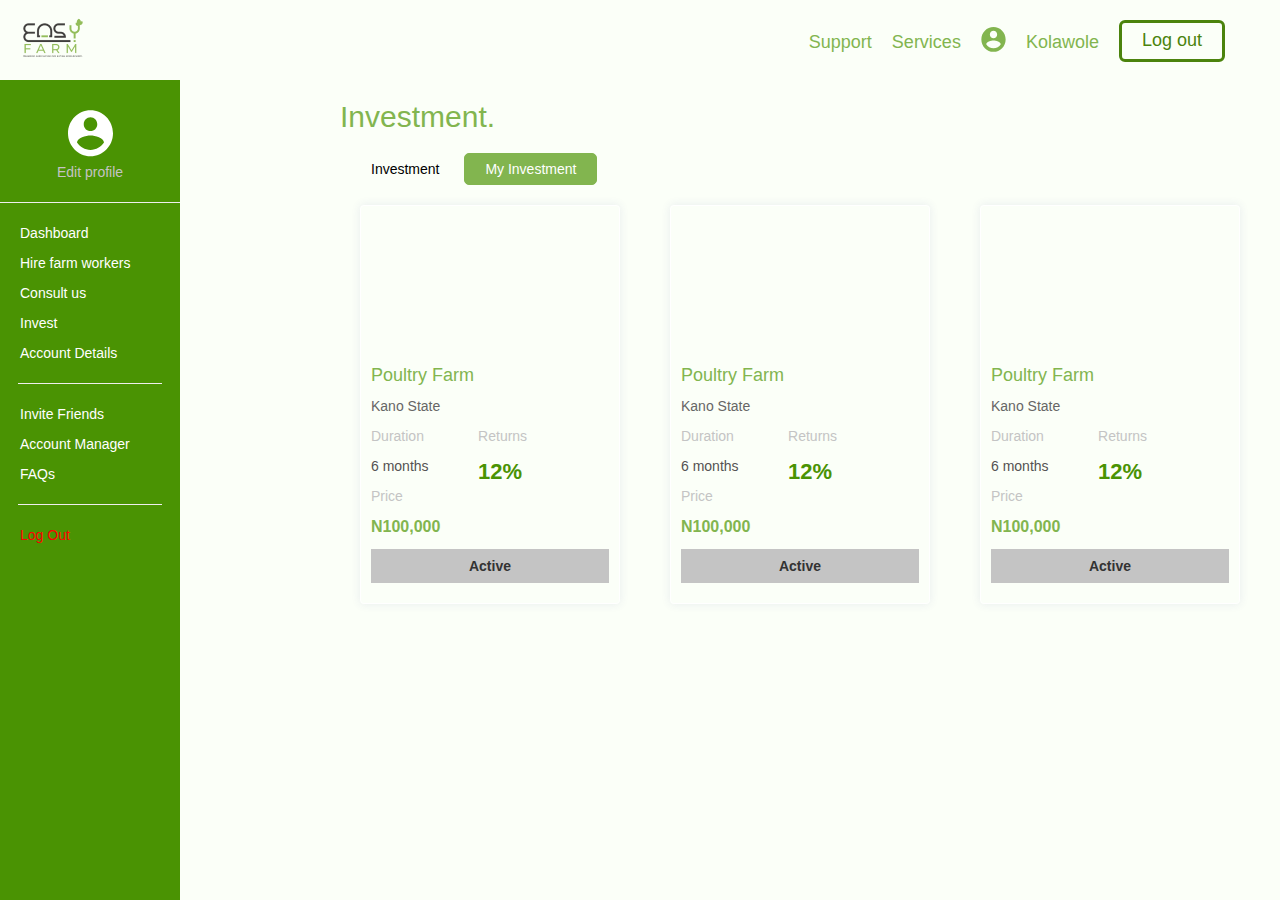
<file: dashboard/myinvestment.html>
<!doctype HTML>
<html>
    <head>
        <meta charset="UTF-8">
        <meta name="viewport" content="width=device-width, initial-scale=1.0">
        <meta http-equiv="X-UA-Compatible" content="ie=edge">
        <meta name="description" content="">
        <meta name="keywords" content="">
        <title>EASYFARM</title>
        <link rel="stylesheet" href="../css/main.css">
        <link rel="stylesheet" href="../css/convert.css">
        <link rel="stylesheet" href="../css/bootstrap.min.css">
        <link rel="stylesheet" href="../css/dashboard.css">
        <style>
            body{
                background:#fbfff8;
            }
        </style>
    </head>
    <body>
        <header>
            <nav class="dtoggle">
                <div><img src="../images/logo.png" class="logo-img conv64" /></div>
                <ul class="navigation">
                    <li><a href=""><button class="dbtn1">Log out</button></a></li>
                    <li><a href="" class="text1"> Kolawole</a></li>
                    <li><a href=""><svg class="conv65" width="25" height="25" viewBox="0 0 69 71" fill="none" xmlns="http://www.w3.org/2000/svg">
                            <path d="M34.5 0C15.456 0 0 15.7955 0 35.2578C0 54.7201 15.456 70.5156 34.5 70.5156C53.544 70.5156 69 54.7201 69 35.2578C69 15.7955 53.544 0 34.5 0ZM34.5 10.5773C40.227 10.5773 44.85 15.3019 44.85 21.1547C44.85 27.0075 40.227 31.732 34.5 31.732C28.773 31.732 24.15 27.0075 24.15 21.1547C24.15 15.3019 28.773 10.5773 34.5 10.5773ZM34.5 60.6434C25.875 60.6434 18.2505 56.1304 13.8 49.2904C13.9035 42.2741 27.6 38.431 34.5 38.431C41.3655 38.431 55.0965 42.2741 55.2 49.2904C50.7495 56.1304 43.125 60.6434 34.5 60.6434Z" fill="#82b54f"/>
                        </svg></a></li>
                    <li><a href="" class="text1">Services</a></li>
                    <li><a href="" class="text1">Support</a></li>
                </ul>
                <span class="open-slide">
                    <a href="#" onclick="openSlideMenu()">
                        <svg width="30" height="30">
                            <path d="M0,5 30,5" stroke="#4b830d" stroke-width="5" />
                            <path d="M0,14 30,14" stroke="#4b830d" stroke-width="5" />
                            <path d="M0,23 30,23" stroke="#4b830d" stroke-width="5" />
                        </svg>
                    </a>
                </span>
            </nav>
            <div id="dside-menu" class="dside-nav">
                <div><a href="#" class="btn-close" onclick="closeSlideMenu()">&times;</a></div>
                <div>
                    <svg style="margin:10px 0 0 97px" width="45" height="47" viewBox="0 0 69 71" fill="none" xmlns="http://www.w3.org/2000/svg">
                        <path d="M34.5 0C15.456 0 0 15.7955 0 35.2578C0 54.7201 15.456 70.5156 34.5 70.5156C53.544 70.5156 69 54.7201 69 35.2578C69 15.7955 53.544 0 34.5 0ZM34.5 10.5773C40.227 10.5773 44.85 15.3019 44.85 21.1547C44.85 27.0075 40.227 31.732 34.5 31.732C28.773 31.732 24.15 27.0075 24.15 21.1547C24.15 15.3019 28.773 10.5773 34.5 10.5773ZM34.5 60.6434C25.875 60.6434 18.2505 56.1304 13.8 49.2904C13.9035 42.2741 27.6 38.431 34.5 38.431C41.3655 38.431 55.0965 42.2741 55.2 49.2904C50.7495 56.1304 43.125 60.6434 34.5 60.6434Z" fill="white"/>
                    </svg>
                    <a class="conv66">Edit profile</a>
                    <hr>
                    <a href="" class="btn-close" onclick="closeSlideMenu()">&times;</a>
                    <a href="">Dashboard</a>
                    <a href="">Hire farm workers</a>
                    <a href="">Consult us</a>
                    <a href="">Invest</a>
                    <a href="">Account Details</a>
                    <hr class="conv67">
                    <a href="">Invite Friends</a>
                    <a href="">Account Manager</a>
                    <a href="">Support</a>
                    <a href="">FAQs</a>
                    <hr class="conv67">
                    <a href="" class="conv68">Log out</a>
                </div>
            </div>
        </header>
        <div class="ddash1">
            <div class="disp1 conv69">
                <div>
                    <svg class="conv70" width="45" height="47" viewBox="0 0 69 71" fill="none" xmlns="http://www.w3.org/2000/svg">
                        <path d="M34.5 0C15.456 0 0 15.7955 0 35.2578C0 54.7201 15.456 70.5156 34.5 70.5156C53.544 70.5156 69 54.7201 69 35.2578C69 15.7955 53.544 0 34.5 0ZM34.5 10.5773C40.227 10.5773 44.85 15.3019 44.85 21.1547C44.85 27.0075 40.227 31.732 34.5 31.732C28.773 31.732 24.15 27.0075 24.15 21.1547C24.15 15.3019 28.773 10.5773 34.5 10.5773ZM34.5 60.6434C25.875 60.6434 18.2505 56.1304 13.8 49.2904C13.9035 42.2741 27.6 38.431 34.5 38.431C41.3655 38.431 55.0965 42.2741 55.2 49.2904C50.7495 56.1304 43.125 60.6434 34.5 60.6434Z" fill="white"/>
                    </svg>
                    <p class="conv71">Edit profile</p>
                </div>
                <hr>
                <div class="conv72">
                    <p>Dashboard</p>
                    <p>Hire farm workers</p>
                    <p>Consult us</p>
                    <p>Invest</p>
                    <p>Account Details</p>
                </div>
                <hr class="conv67">
                <div class="conv72">
                    <p>Invite Friends</p>
                    <p>Account Manager</p>
                    <p>FAQs</p>
                </div>
                <hr class="conv67">
                <div class="conv73">
                    <p>Log Out</p>
                </div>
            </div>
        </div>
        <div class="ddash2">
            <div>
                <h2 class="dtext1">Investment.</h2>
                <button class="dbtn7 conv82"><a href="" onclick="openInvestment" ></a>Investment</button>
                <button class="dbtn6">My Investment</button>
            </div>
            <div id="mylist">
                <div class="col-md-12">
                    <div class="col-md-4">
                        <div class="dcard3">
                            <div class="conv83">
                                <h4 class="conv42">Poultry Farm</h4>
                                <p class="conv43">Kano State</p>
                                <div class="conv44">
                                    <p class="conv45">Duration</p>
                                    <p class="conv46">6 months</p>
                                </div>
                                <div class="conv47">
                                    <p class="conv45">Returns</p>
                                    <p class="conv48">12%</p>
                                </div>
                                <p class="conv45">Price</p>
                                <p class="conv49">N100,000</p>
                            </div>
                            <div class="conv84"><p class="conv85">Active</p></div>
                        </div>
                    </div>
                    <div class="col-md-4">
                        <div class="dcard3">
                            <div class="conv83">
                                <h4 class="conv42">Poultry Farm</h4>
                                <p class="conv43">Kano State</p>
                                <div class="conv44">
                                    <p class="conv45">Duration</p>
                                    <p class="conv46">6 months</p>
                                </div>
                                <div class="conv47">
                                    <p class="conv45">Returns</p>
                                    <p class="conv48">12%</p>
                                </div>
                                <p class="conv45">Price</p>
                                <p class="conv49">N100,000</p>
                            </div>
                            <div class="conv84"><p class="conv85">Active</p></div>
                        </div>
                    </div>
                    <div class="col-md-4">
                        <div class="dcard3">
                            <div class="conv83">
                                <h4 class="conv42">Poultry Farm</h4>
                                <p class="conv43">Kano State</p>
                                <div class="conv44">
                                    <p class="conv45">Duration</p>
                                    <p class="conv46">6 months</p>
                                </div>
                                <div class="conv47">
                                    <p class="conv45">Returns</p>
                                    <p class="conv48">12%</p>
                                </div>
                                <p class="conv45">Price</p>
                                <p class="conv49">N100,000</p>
                            </div>
                            <div class="conv84"><p class="conv85">Active</p></div>
                        </div>
                    </div>
                </div>
            </div>
        </div>
        <div class="inve"></div>
        <script src="../js/dashboard.js"></script>
    </body>
</html>
</file>
<file: css/main.css>
body{
    font-family: Open Sans;
}
.toggle{
   background-color:#fff; 
   overflow:hidden;
   box-shadow: 0px 10px 16px rgba(196, 196, 196, 0.16), 0px 4px 6px rgba(0, 0, 0, 0.06);
}
@media (max-width:768px) {
    .toggle{height: 65px;}
}
@media (min-width:768px) {
    .toggle{height: 80px;}
    .logo-img{margin:10px 0 0 25px; }
}
.toggle a{
    float:right;
    display:block;
    margin-left: 20px;
    text-align:center;
    text-decoration: none;
    font-size: 18px;
}
.toggle ul {
    margin: 20px 55px 0 0;
    list-style:none;
}
.toggle a:hover {
    color: black;
    text-decoration: none;
}
.open-slide{
    float: right;
    margin-top: 18px;
    margin-right: 20px;
}
.side-nav {
    height:100%;
    width: 0;
    position: fixed;
    z-index:1;
    top:0;
    right:0;
    margin:auto;
    background-color:white;
    padding-top:60px;
    overflow-x:hidden;
    opacity:1;
    transition:1s;
}
.side-nav a {
    padding: 10px;
    margin: auto;
    text-decoration:none;
    font-size: 22px;
    color:#82b54f;
    display:block;
    text-align:center;
}
.side-nav a:hover {
    color:black;
    text-decoration:none;
}
.side-nav .btn-close {
    position: absolute;
    top:0;
    right: 0;
    font-size:36px;
    margin-right:50px;
}
.sidenavleft{
    width:50%;
    float:left;
    margin:20px 0 20px;
}
.sidenavright{
    width:50%;
    float:right;
    margin:20px 0 20px;
}
   
    
@media (max-width:768px) {
    .navigation{display:none}
}
@media (min-width:768px) {
    .open-slide{display:none}
}
.text0{
    color:#4b830d;
    margin-top:10px;
}
.text1{
    color:#82b54f;
    margin-top:10px;
}
.btn1{
    color:white;
    background-color:#4b830d;
    border:1px solid #4b830d;
    padding: 5px 20px 5px 20px;
    border-radius: 5px;
    text-align:center;
}
#jumbo{
    background: url(../images/jumbo.png) no-repeat;
    background-size:cover;
    padding:60px;
}
#jumbo .jumbotron {
    color:white;
    border-radius:20px;
    padding:40px;
    background-color: rgba(255,255,255,0)
}
@media (min-width:768px) {
    #jumbo .jumbotron { max-width:60%}
}

.sect1{
    background-color:#82b54f;
    margin:0;
}
.text2{
    color:white;
    text-align:center;
    padding-top:35px;
    padding-bottom:20px;
}
.text3{
    color:white;
}
.size1{
    width:60%;
}
.font1{
    font-size:23px;
}
.font2{
    font-size:17px;
}
@media (min-width:768px){
    .pos1{
        float:right;
        margin-right:20px;
    }
    .pos2{
        float:left;
        margin-left:30px;
    }
}

/*responsiveness for mobile*/

@media (max-width:768px){
    .pos3{
        margin:20px auto 0;
    }
    .resp1{
        margin-bottom:50px;
    }
    .card1{
        width:80%;
        margin:0 auto 0;
    }
    .thumbs{
        height:200px;
    }
    .font3{
        font-size:28px;
    }
    .font4{
        font-size:19px;
    }
    .resp2{
        margin-bottom:30px;
    }
    .resp3{
        margin-bottom:35px;
    }
    .inve{
        margin-top:70px;
    }
}

/*other joint responsiveness for wide screen*/
@media (min-width:768px){
    .thumbs{
        height:250px;
    }
    .font3{
        font-size:31px;
    }
    .font4{
        font-size:22px;
    }
}



/*from the dashboard.css for the investment part in the index*/
.invcard2{
    border: 1px solid white;
    border-radius:4px;
    -moz-box-shadow:0 0 10px rgba(58, 70, 143, 0.1);
    -webkit-box-shadow:0 0 10px rgba(58, 70, 143, 0.1);
    box-shadow:0 0 10px rgba(58, 70, 143, 0.1);
    padding: 10px;
    margin: 20px auto 0;
    width:70%;
}
.invcard3{
    border: 1px solid white;
    border-radius:4px;
    -moz-box-shadow:0 0 10px rgba(58, 70, 143, 0.1);
    -webkit-box-shadow:0 0 10px rgba(58, 70, 143, 0.1);
    box-shadow:0 0 10px rgba(58, 70, 143, 0.1);
    padding: 10px;
    width:70%;
}
.dbtn3{
    float:right;
    border: 1px solid #82b54f;
    border-radius:10px;
    background:#82b54f;
    text-align:center;
    padding: 5px 20px 5px 20px;
    color:white;
}
.dbtn4{
    float:right;
    border: 1px solid #c30303;
    border-radius:10px;
    background: #c30303;
    text-align:center;
    padding: 5px 20px 5px 20px;
    color:white;
}
.invbtn{
    display:block;
    border: 2px solid #82b54f;
    border-radius:10px;
    background: #dcf1c7;
    text-align:center;
    padding: 5px 20px 5px 20px;
    color:#82b54f;
    margin:30px auto 50px;
}




    
.btn2{
    display: block;
    margin-left: auto;
    margin-right: auto;
    margin-top: 20px;
}
.text4{
    color:#82b54f;
    text-align:center;
    padding-top:50px;
    font-size:30px;
    font-weight:bold;
}
.card1{
    border: 1px solid white;
    background-color:white;
    border-radius:7px;
    -moz-box-shadow:0 0 10px rgba(58, 70, 143, 0.1);
    -webkit-box-shadow:0 0 10px rgba(58, 70, 143, 0.1);
    box-shadow:0 0 10px rgba(58, 70, 143, 0.1);
}
.thumbs{
    width:100%;
    align:center;
    margin: auto;
    padding: inherit;
}
.spac3{
    padding: 0 20px 0;
    
}
@media (min-width:900px) {
    .spac3{height:250px;}
}
.btn3{
    display: block;
    margin-left: auto;
    margin-right: auto;
}
.font3{
    color:#545252;
    text-align:center;
}
.font4{
    color:#545252;
    margin:0px 5px 0px;
    text-align:center;
    padding-top:10px;
    padding-bottom:15px;
}
.sect2{
    background-color:#dcf1c7;
}
.text5{
    color:#545252;
    text-align:center;
    margin-top:30px;
}
.card2{
    border: 1px solid white;
    background-color:white;
    padding:0 20px 0;
}
.text6{
    color:#82b54f;
    font-size:25px;
    text-align:center;
}
.font5{
    font-size:19px;
    margin:0px 5px 0px;
}
.text7{
    color:#82b54f;
    font-size:21px;
    text-align:center;
}
.text8{
    font-size:18px;
    text-align:center;
}

.thumb2{
    width:100%;
    height:250px
}
.text9{
    font-size:18px;
}
.text10{
    font-size:12px;
    color:#c4c4c4;
}

footer{
    background: #1D3B01;
    color:white;
}
.text11{
    font-size:19px;
    padding-bottom:10px;
}
.text12{
    font-size:17px;
}
.newsletter{
    width:70%;
    padding: 8px 8px;
    display: inline-block;
    border: 0.5px solid #c4c4c4;
    box-sizing: border-box;
    box-shadow: 0px 4px 5px rgba(0, 0, 0, 0.02);
    background: #FFFFFF;
}




/*blog style*/

@media (min-width:768px) {
    .card3{
        width:70%;
    }
    .img1{
        height:350px;
    }
    .img2{
        width:100%;
        height:220px;
    }
    .spac4{
        margin: 40px 0 0;
    }
    .spac5{
        margin: 30px 0 0;
    }
    .card4l{
        width:85%;
        float:right;
    }
    .card4r{
        width:85%;
        float:left;
    }
    .text15{
        font-size:27px;
    }
    .card5{
        width:70%;
    }
    .img3{
        
    }
    .img4{
        width:150px;
        height:150px;
    }
}
@media (max-width:768px) {
    .card3{
        width:85%;
    }
    .img1{
        height:250px;
    }
    .text14{
        font-size:25px;
    }
    .img2{
        width:100%;
        height:180px;
    }
    .spac4{
        margin: 40px 0 0;
    }
    .spac6{
        margin: 30px 0 0;
    }
    .text15{
        font-size:23px;
    }
    .card5{
        width:85%;
    }
    .img3{
        
    }
    .img4{
        width:120px;
        height:120px;
    }
}

.card3{
    box-shadow: 0px 8.88889px 14.2222px rgba(196, 196, 196, 0.16), 0px 3.55556px 5.33333px rgba(0, 0, 0, 0.06);
    margin:0 auto 0;
}
.text13{
    color:  #82B54F;
    font-weight: 500;
    font-size: 19px;
    line-height:30px;
}
.card4{
    box-shadow: 0px 8.88889px 14.2222px rgba(196, 196, 196, 0.16), 0px 3.55556px 5.33333px rgba(0, 0, 0, 0.06);
    margin:0 auto 0;
}
.text16{
    color:  #000;
    font-weight: 500;
    font-size: 19px;
    line-height:30px;
}
.hr{
    width:90%;
    margin:30px auto 0;
}
/***blog single pages***/

@media (max-width:768px) {
    #jumbo1{
        height:250px;
        padding:15px;
    }
    .text17{
        margin-top:90px
    }
    .text18{
        margin:0 20px 0;
    }
    .img5{
        height:200px;
        
    }
    .img6{
        display:none;
    }
    .spac7{
        margin-bottom:20px;
    }
    form .input1{
        width: 67%;
    }
}
@media (min-width:768px) {
    #jumbo1{
        height:450px;
        padding:40px;
    }
    .text17{
        margin-top:250px
    }
    .text18{
        font-size:17px;
        margin:0 40px 0;
    }
    .img5{
        height:330px;
    }
    .img6{
        width: 80%;
        height: 480px;
    }
    form .input1{
        width: 65%;
    }
}
#jumbo1{
    background: url(../images/jumbocontact.jpg) no-repeat;
    background-size:cover;
}
#jumbo1 .jumbotron {
    color:white;
    background-color: rgba(255,255,255,0);
}
.division{
    width:80%;
    margin:30px auto 30px;
}
.text19{
    font-size:20px;
    font-weight:bold;
    margin:20px 0 10px 40px;
}
.font6{
    font-size:38px;
    font-weight:bold;
}
form .input1{
    padding: 12px 20px;
    margin: 15px 0;
    display: inline-block;
    border: 1px solid #ccc;
    border-radius: 4px;
    box-sizing: border-box;
}
.textarea1{
    width: 90%;
    padding: 12px 20px;
    margin: 15px 0;
    display: inline-block;
    border: 1px solid #ccc;
    border-radius: 4px;
    box-sizing: border-box;
    height:100px;
}


/* for contact page*/
@media (max-width:768px) {
    
}
@media (min-width:768px) {
    .text23{
        font-size:19px;
    }
}
.text22{
    text-align:center;
    font-size:24px;
}
.text24{
    text-align:center;
    font-size:27px;
    font-weight:bold;
}
.text25{
    font-size:18px;
    text-align:center;
}
.card6{
    border: 1px solid white;
    background-color:white;
    border-radius:4px;
    -moz-box-shadow:0 0 10px rgba(58, 70, 143, 0.1);
    -webkit-box-shadow:0 0 10px rgba(58, 70, 143, 0.1);
    box-shadow:0 0 10px rgba(58, 70, 143, 0.1);
    padding: 0 15px 0;
}
form .input2{
    width: 100%;
    padding: 12px 20px;
    margin: 15px 0;
    display: inline-block;
    border: 1px solid #ccc;
    border-radius: 4px;
    box-sizing: border-box;
}
.textarea2{
    width: 100%;
    padding: 12px 20px;
    margin: 15px 0;
    display: inline-block;
    border: 1px solid #ccc;
    border-radius: 4px;
    box-sizing: border-box;
    height:100px;
}
</file>
<file: css/convert.css>
.conv1{
    float:left; 
    margin-left:15px;
}
.conv2{
    margin-bottom:20px;
}
.conv3{
    margin:40px 0 30px;
}
.conv4{
    width:100%;
}
.conv5{
    margin:20px 0 0px 20px; 
    padding-bottom:30px;
}
.conv6{
    margin:20px 0 0px 20px; 
    padding-bottom:20px;
}
.conv7{
    margin:20px 0 0px 20px;
    padding-bottom:20px;
}
.conv8{
    margin: 60px 0 0;  
    padding:10px 0 0 20px;
}
.conv9{
     width:100%; 
     padding-right:20px; 
}
.conv10{
    padding:30px 0 020px;
}
.conv11{
    padding-left:20px;
}
.conv12{
    padding-bottom:40px;
}
.conv13{
    margin-top:50px;
}
.conv14{
    margin-right:10px;
}
.conv15{
    background:#82b54f; 
    padding:11px;
}
.conv16{
    margin-top:30px;
}
.conv17{
    margin-top:40px;
}
.conv18{
    padding: 20px 0 20px;
}
.conv19{
    width:85%;
    margin:0 0 0 40px;
}
.conv20{
    width:90%;
}
.conv21{
    margin:30px 0;
}
.conv22{
    margin:45px 0 30px;
}
.conv23{
    margin:30px 0;
}
.conv24{
    margin:30px 0 30px;
}
.conv25{
    line-height:40px;
}
.conv26{
    line-height:40px; 
    text-align:center; 
    background:#c4c4c4;
}
.conv27{
    padding-top:30px;
}
.conv28{
    width:10%; 
    float:left;
}
.conv29{
    width:90%; 
    float:right;
}
.conv30{
    width:100%; 
    float:left;
}
.conv31{
    width:45px; 
    height:45px;
}
.conv32{
    padding-bottom:30px;
}
.conv33{
    padding-top:40px;
}
.conv34{
    padding-bottom:40px;
}
.conv35{
    padding-bottom:20px;
}
.conv36{
    margin-top:20px;
}
.conv37{
    margin-bottom:40px;
}
.conv38{
    margin-top:40px; 
    margin-bottom:50px;
}
.conv39{
    margin:50px 0 0;
}
.conv40{
    margin:100px 0 0;
}
.conv41{
    margin:0px 15px 0 0;
}
.conv42{
    color:#82b54f;
}
.conv43{
    color:#666666;
}
.conv44{
    float:left; 
    width:45%;
}
.conv45{
    color:#c4c4c4;
}
.conv46{
    color:#545252;
}
.conv47{
    float:right; 
    width:55%;
}
.conv48{
    color:#4A9303;
    font-size:22px;
    font-weight:bold;
}
.conv49{
    color:#82b54f; 
    font-weight:bold; 
    font-size:16px;
}
.conv50{
    margin:50px 0 0;
}
.conv51{
    margin-top:60px;
}
.conv52{
    margin-top:30px;
}
.conv53{
    margin-top:20px;
}
.conv54{
    display: block; 
    margin-top:15px; 
    margin-left: auto; 
    margin-right: auto;
}
.conv55{
    padding-bottom:40px;
}
.conv56{
    margin-top:70px;
}
.conv57{
    margin-top:30px;
}
.conv58{
    margin:0 auto 0; 
    display:block;
}
.conv59{
    padding:0px 20px 0px;
}
.conv60{
    margin:15px 0 0 20px;
}
.conv61{
    color:#fb3d3d;
}
.conv62{
    margin:15px 0 0 20px;
}
.conv63{
    color:#82B54F; 
    font-weight:bold;
}
.conv64{
    float:left; 
    margin-left:15px;
}
.conv65{
    margin-top:7px;
}
.conv66{
    color: #C4C4C4; 
    text-align:center;
}
.conv67{
    width:80%;
}
.conv68{
    margin-bottom:20px; 
    color: #ff0000;
}
.conv69{
    width:180px;
    height:820px; 
    background:#4a9303;
}
.conv70{
    margin:30px 0 0 68px;
}
.conv71{
    color: #C4C4C4; 
    text-align:center;
}
.conv72{
    margin-left:20px; 
    color:white;
}
.conv73{
    margin-left:20px; 
    color:#ff0000;
}
.conv74{
    padding:0px 20px 0px;
}
.conv75{
    margin-left:20px;
}
.conv76{
    margin-left:40px;
}
.conv77{
    margin:30px 0 30px;
}
.conv78{
    width:180px;
    height:1000px; 
    background:#4a9303;
}
.conv79{
    margin:30px 15px 30px;
}
.conv80{
    margin:100px 0 0;
}
.conv81{
    margin:0px 25px 0 0;
}
.conv82{
    margin-left:30px;
}
.conv83{
    margin:150px 0 0;
}
.conv84{
    background:#c4c4c4; 
    text-align:center; 
    font-weight:bold;
}
.conv85{
    padding:7px 7px;
}
.conv86{
    margin-top:70px;
}
.conv87{
    width:50%; 
    float:left; 
    background: #F3FBEB; 
    height:100%;
}
.conv88{
    width:60px; 
    height:60px; 
    margin:20px auto 20px; 
    display: block;
}
.conv89{
    text-align:center; 
    font-size:16px;
}
.conv90{
    width:50%; 
    float:right;
}
.conv91{
    margin:20px 20px;
}
.conv92{
    color:#4A9303;
    background:transparent;
    float:right;
    border: 1px solid #4A9303;
    border-radius:4px;
    text-align:center;
    padding: 5px 8px 5px 8px;
}
.conv93{
    font-size:15px; 
    margin:7px 7px;
}
.conv94{
    width:60px; 
    height:60px; 
    margin:20px auto 20px; 
    display: block;
    background:white; 
    padding:18px; 
    border-radius:24px;
}
.conv95{
    margin-bottom:30px
}
</file>
<file: css/dashboard.css>
.dtoggle{
   background-color:transparent; 
   overflow:hidden;
}
@media (max-width:768px) {
    .dtoggle{height: 65px;}
}
@media (min-width:768px) {
    .dtoggle{height: 80px;}
}
.dtoggle a{
    float:right;
    display:block;
    margin-left: 20px;
    text-align:center;
    text-decoration: none;
    font-size: 18px;
}
.dtoggle ul {
    margin: 20px 55px 0 0;
    list-style:none;
}
.dtoggle a:hover {
    color: black;
    text-decoration: none;
}
.dside-nav {
    height:100%;
    width: 0;
    position: fixed;
    z-index:1;
    top:0;
    right:0;
    margin:auto;
    background:#4a9303;
    padding-top:60px;
    overflow-x:hidden;
    opacity:1;
    transition:1s;
}
.dside-nav a {
    padding: 7px;
    margin: auto;
    text-decoration:none;
    font-size: 15px;
    color:white;
    display:block;
    text-align:center;
}
.dside-nav a:hover {
    color:white;
    text-decoration:none;
}
.dside-nav .btn-close {
    position: absolute;
    top:0;
    right: 0;
    font-size:36px;
    margin-right:50px;
}


@media (min-width:700px) {
    .size1 {width:40%}
}
@media (max-width:700px) {
    .size1 {width:80%}
}
.dbtn1{
    color:#4b830d;
    background-color:#fbfff8;
    border:3px solid #4b830d;
    padding: 5px 20px 5px 20px;
    border-radius: 6px;
    text-align:center;
}
.size1{
    background: #FFFFFF;
    border: 0.2px solid #9B9B9B;
    border-radius: 5px;
    margin:0 auto 30px;
    padding: 50px 0 50px;
}
.dtext1{
    color:#82B54F;
    margin:20px 0 20px 20px;
}
input[type=text], select {
    width: 100%;
    padding: 12px 20px;
    margin: 10px 0;
    display: inline-block;
    border: 0.5px solid #c4c4c4;
    border-radius: 4px;
    box-sizing: border-box;
    box-shadow: 0px 4px 5px rgba(0, 0, 0, 0.02);
    background: #FFFFFF;
}
input[type=password], select {
    width: 100%;
    padding: 12px 20px;
    margin: 10px 0;
    display: inline-block;
    border: 0.5px solid #c4c4c4;
    border-radius: 4px;
    box-sizing: border-box;
    box-shadow: 0px 4px 5px rgba(0, 0, 0, 0.02);
    background: #FFFFFF;
}
label{
    color:#626262;
    font-weight:bold;
}
.dbtn2{
    color:white;
    background-color:#4b830d;
    border:1px solid #4b830d;
    padding: 5px 20px 5px 20px;
    border-radius: 5px;
    text-align:center;
    margin:30px 0 0 20px;
}
.dcard1{
    border: 1px solid white;
    border-radius:4px;
    -moz-box-shadow:0 0 10px rgba(58, 70, 143, 0.1);
    -webkit-box-shadow:0 0 10px rgba(58, 70, 143, 0.1);
    box-shadow:0 0 10px rgba(58, 70, 143, 0.1);
}



/*consult us*/
@media (max-width:768px) {
    .disp1 {display:none}
    .dsize1{
        width:80%;
        margin:0 auto 30px;
        padding: 50px 0 50px;
    }
}
@media (min-width:768px) {
    .ddash1{
        width:25%;
        float:left;
    }
    .ddash2{
        width:75%;
        float:right;
    }
    .dsize1{
        width:70%;
    }
}
.dtext2{
    font-size:16px;
    margin:40px 0 40px 20px;
}



/*investment[both css]*/
.dcard2{
    border: 1px solid white;
    border-radius:4px;
    -moz-box-shadow:0 0 10px rgba(58, 70, 143, 0.1);
    -webkit-box-shadow:0 0 10px rgba(58, 70, 143, 0.1);
    box-shadow:0 0 10px rgba(58, 70, 143, 0.1);
    margin: 20px 10px 0;
    padding: 10px;
}
.dbtn3{
    float:right;
    border: 1px solid #82b54f;
    border-radius:10px;
    background:#82b54f;
    text-align:center;
    padding: 5px 20px 5px 20px;
    color:white;
}
.dbtn4{
    float:right;
    border: 1px solid #c30303;
    border-radius:10px;
    background: #c30303;
    text-align:center;
    padding: 5px 20px 5px 20px;
    color:white;
}
.dcard3{
    border: 1px solid white;
    border-radius:4px;
    -moz-box-shadow:0 0 10px rgba(58, 70, 143, 0.1);
    -webkit-box-shadow:0 0 10px rgba(58, 70, 143, 0.1);
    box-shadow:0 0 10px rgba(58, 70, 143, 0.1);
    margin: 20px 10px 0;
    padding: 10px;
}
.dbtn5{
    float:right;
    border: 1px solid #4A9303;
    border-radius:4px;
    text-align:center;
    padding: 5px 8px 5px 8px;
    color:white;
}
.dcard4{
    border: 0px solid white;
    border-radius:4px;
    -moz-box-shadow:0 0 10px rgba(58, 70, 143, 0.1);
    -webkit-box-shadow:0 0 10px rgba(58, 70, 143, 0.1);
    box-shadow:0 0 10px rgba(58, 70, 143, 0.1);
    margin: 20px 10px 0 0;
    height:190px;
}
.dbtn6{
    border: 1px solid #82b54f;
    border-radius:5px;
    background:#82b54f;
    text-align:center;
    padding: 5px 20px 5px 20px;
    color:white;
}
.dbtn7{
    border: 1px solid transparent;
    border-radius:5px;
    background:transparent;
    text-align:center;
    padding: 5px 20px 5px 20px;
    color:black;
}
</file>
